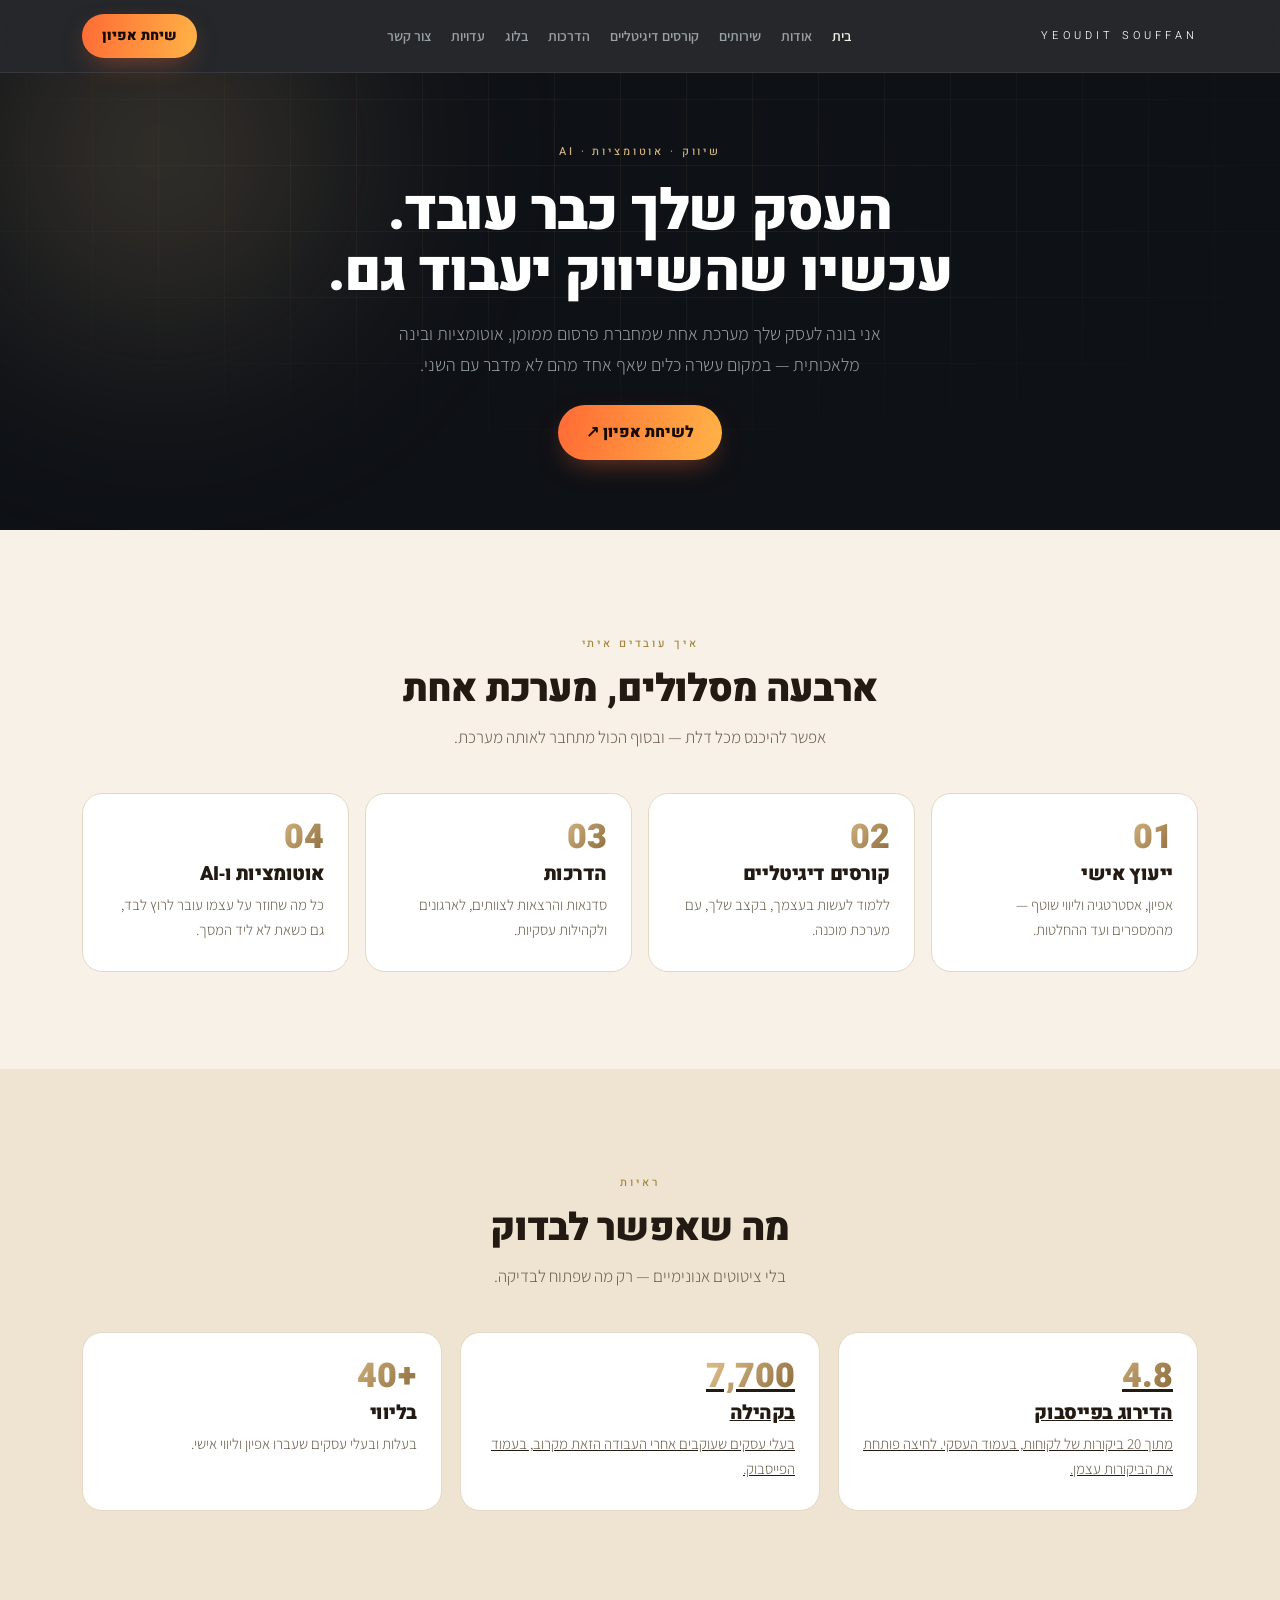
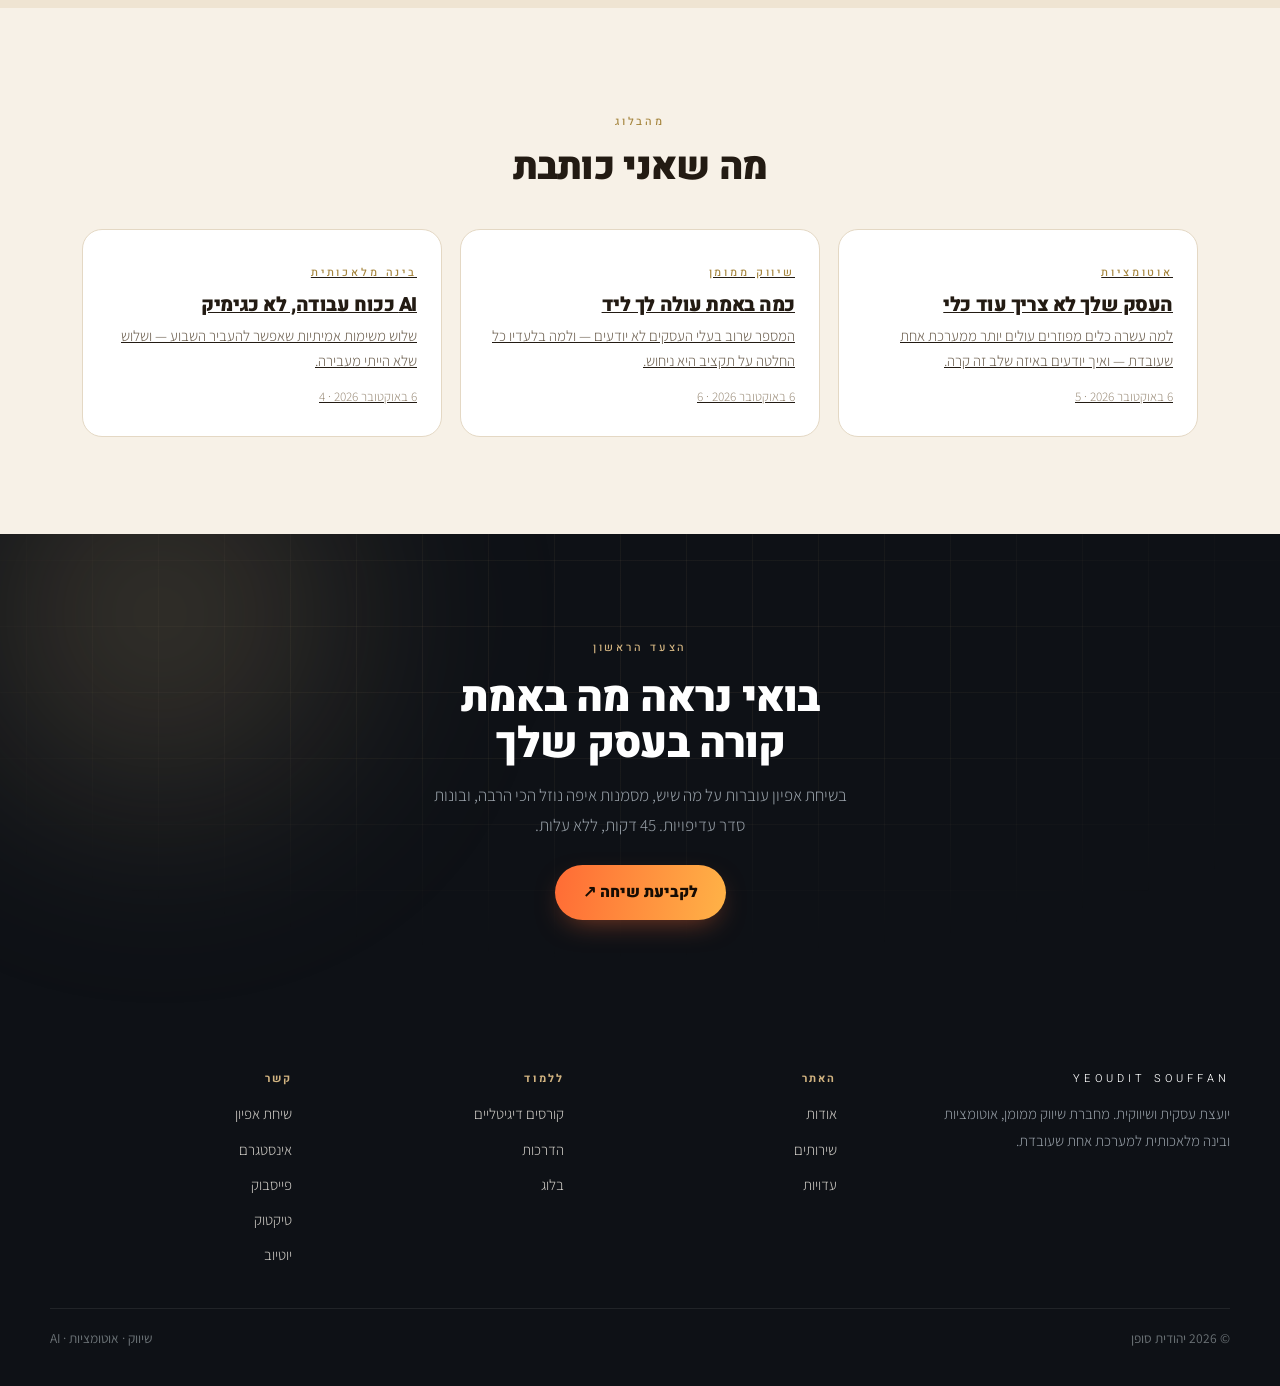
<file: index.html>
<!doctype html>
<html lang="he" dir="rtl">
<head>
<meta charset="utf-8">
<meta name="viewport" content="width=device-width,initial-scale=1">
<title>יהודית סופן | יועצת עסקית ושיווקית — שיווק, אוטומציות ו-AI</title>
<meta name="description" content="יהודית סופן, יועצת עסקית ושיווקית. בונה לעסקים מערכת אחת שמחברת פרסום ממומן, אוטומציות ובינה מלאכותית.">
<link rel="canonical" href="https://yeouditsouffan.co.il/">
<meta property="og:type" content="website">
<meta property="og:site_name" content="יהודית סופן">
<meta property="og:title" content="יהודית סופן | יועצת עסקית ושיווקית — שיווק, אוטומציות ו-AI">
<meta property="og:description" content="יהודית סופן, יועצת עסקית ושיווקית. בונה לעסקים מערכת אחת שמחברת פרסום ממומן, אוטומציות ובינה מלאכותית.">
<meta property="og:url" content="https://yeouditsouffan.co.il/">
<meta property="og:locale" content="he_IL">
<meta property="og:image" content="https://yeouditsouffan.co.il/photos/portrait-cutout.jpg">
<link rel="preconnect" href="https://fonts.googleapis.com">
<link rel="preconnect" href="https://fonts.gstatic.com" crossorigin>
<link href="https://fonts.googleapis.com/css2?family=Heebo:wght@300;400;500;700;900&family=Assistant:wght@200;300;400;600&display=swap" rel="stylesheet">
<link rel="stylesheet" href="/style.css">
<script type="application/ld+json">
{
  "@context": "https://schema.org",
  "@type": "Person",
  "name": "יהודית סופן",
  "alternateName": "Yeoudit Souffan",
  "jobTitle": "יועצת עסקית ושיווקית",
  "description": "יועצת עסקית ושיווקית. מחברת שיווק ממומן, אוטומציות ובינה מלאכותית למערכת אחת שעובדת.",
  "url": "https://yeouditsouffan.co.il/",
  "mainEntityOfPage": "https://yeouditsouffan.co.il/",
  "image": "https://yeouditsouffan.co.il/photos/portrait-cutout.jpg",
  "email": "office@yeouditsouffan.co.il",
  "knowsAbout": [
    "שיווק דיגיטלי",
    "פרסום ממומן",
    "אוטומציות עסקיות",
    "בינה מלאכותית לעסקים"
  ],
  "sameAs": [
    "https://www.instagram.com/yeoudit_souffan/",
    "https://www.facebook.com/yeoudit.souffan",
    "https://www.tiktok.com/@yeoudit_souffan",
    "https://www.youtube.com/channel/UC3Xn_QvzWLrMPtsvrPe7CGA"
  ]
}
</script>
</head>
<body><header><div class="wrap hd">
<a class="brand" href="/">Yeoudit&nbsp;Souffan</a>
<nav><a href="/" class="on">בית</a><a href="/about/">אודות</a><a href="/services/">שירותים</a><a href="/courses/">קורסים דיגיטליים</a><a href="/trainings/">הדרכות</a><a href="/blog/">בלוג</a><a href="/testimonials/">עדויות</a><a href="/contact/">צור קשר</a></nav>
<a class="pill sm" href="/contact/">שיחת אפיון</a>
</div></header><section class="phead dark"><div class="gridfx"></div><div class="orb"></div><div class="wrap">
<span class="lbl">שיווק · אוטומציות · AI</span><h1>העסק שלך כבר עובד.<br>עכשיו שהשיווק יעבוד גם.</h1><p class="lead">אני בונה לעסק שלך מערכת אחת שמחברת פרסום ממומן, אוטומציות ובינה מלאכותית — במקום עשרה כלים שאף אחד מהם לא מדבר עם השני.</p><div class="acts"><a class="pill" href="/contact/">לשיחת אפיון ↗</a></div></div></section><section class="sec"><div class="wrap"><div class="shead"><span class="lbl cr">איך עובדים איתי</span><h2>ארבעה מסלולים, מערכת אחת</h2><p>אפשר להיכנס מכל דלת — ובסוף הכול מתחבר לאותה מערכת.</p></div><div class="g4"><article class="c"><span class="num">01</span><h3>ייעוץ אישי</h3><p>אפיון, אסטרטגיה וליווי שוטף — מהמספרים ועד ההחלטות.</p></article><article class="c"><span class="num">02</span><h3>קורסים דיגיטליים</h3><p>ללמוד לעשות בעצמך, בקצב שלך, עם מערכת מוכנה.</p></article><article class="c"><span class="num">03</span><h3>הדרכות</h3><p>סדנאות והרצאות לצוותים, לארגונים ולקהילות עסקיות.</p></article><article class="c"><span class="num">04</span><h3>אוטומציות ו‑AI</h3><p>כל מה שחוזר על עצמו עובר לרוץ לבד, גם כשאת לא ליד המסך.</p></article></div></div></section><section class="sec alt"><div class="wrap"><div class="shead"><span class="lbl cr">ראיות</span><h2>מה שאפשר לבדוק</h2><p>בלי ציטוטים אנונימיים — רק מה שפתוח לבדיקה.</p></div><div class="g3"><a class="c" href="https://www.facebook.com/yeoudit.souffan/reviews" target="_blank" rel="noopener"><span class="num">4.8</span><h3>הדירוג בפייסבוק</h3><p>מתוך 20 ביקורות של לקוחות, בעמוד העסקי. לחיצה פותחת את הביקורות עצמן.</p></a><a class="c" href="https://www.facebook.com/yeoudit.souffan" target="_blank" rel="noopener"><span class="num">7,700</span><h3>בקהילה</h3><p>בעלי עסקים שעוקבים אחרי העבודה הזאת מקרוב, בעמוד הפייסבוק.</p></a><article class="c"><span class="num">+40</span><h3>בליווי</h3><p>בעלות ובעלי עסקים שעברו אפיון וליווי אישי.</p></article></div></div></section><section class="sec"><div class="wrap"><div class="shead"><span class="lbl cr">מהבלוג</span><h2>מה שאני כותבת</h2></div><div class="g3"><a class="c" href="/blog/od-kli-o-maarechet/"><span class="lbl cr">אוטומציות</span><h3 style="margin-top:9px">העסק שלך לא צריך עוד כלי</h3><p>למה עשרה כלים מפוזרים עולים יותר ממערכת אחת שעובדת — ואיך יודעים באיזה שלב זה קרה.</p><p style="font-size:13px;color:#9C8E7B;margin-top:12px">6 באוקטובר 2026 · 5</p></a><a class="c" href="/blog/kama-ole-lead/"><span class="lbl cr">שיווק ממומן</span><h3 style="margin-top:9px">כמה באמת עולה לך ליד</h3><p>המספר שרוב בעלי העסקים לא יודעים — ולמה בלעדיו כל החלטה על תקציב היא ניחוש.</p><p style="font-size:13px;color:#9C8E7B;margin-top:12px">6 באוקטובר 2026 · 6</p></a><a class="c" href="/blog/ai-koach-avoda/"><span class="lbl cr">בינה מלאכותית</span><h3 style="margin-top:9px">AI ככוח עבודה, לא כגימיק</h3><p>שלוש משימות אמיתיות שאפשר להעביר השבוע — ושלוש שלא הייתי מעבירה.</p><p style="font-size:13px;color:#9C8E7B;margin-top:12px">6 באוקטובר 2026 · 4</p></a></div></div></section><section class="cta dark"><div class="gridfx"></div><div class="orb"></div><div class="wrap">
<span class="lbl">הצעד הראשון</span>
<h2>בואי נראה מה באמת קורה בעסק שלך</h2>
<p>בשיחת אפיון עוברות על מה שיש, מסמנות איפה נוזל הכי הרבה, ובונות סדר עדיפויות. 45 דקות, ללא עלות.</p>
<a class="pill" href="/contact/">לקביעת שיחה ↗</a></div></section><footer class="site"><div class="wrap fin">
<div class="fg">
<div><div class="brand">Yeoudit&nbsp;Souffan</div>
<p class="fp">יועצת עסקית ושיווקית. מחברת שיווק ממומן, אוטומציות ובינה מלאכותית למערכת אחת שעובדת.</p></div>
<div><h4>האתר</h4><a href="/about/">אודות</a><a href="/services/">שירותים</a><a href="/testimonials/">עדויות</a></div>
<div><h4>ללמוד</h4><a href="/courses/">קורסים דיגיטליים</a><a href="/trainings/">הדרכות</a><a href="/blog/">בלוג</a></div>
<div><h4>קשר</h4><a href="/contact/">שיחת אפיון</a>
<a href="https://www.instagram.com/yeoudit_souffan/" rel="me">אינסטגרם</a><a href="https://www.facebook.com/yeoudit.souffan" rel="me">פייסבוק</a>
<a href="https://www.tiktok.com/@yeoudit_souffan" rel="me">טיקטוק</a><a href="https://www.youtube.com/channel/UC3Xn_QvzWLrMPtsvrPe7CGA" rel="me">יוטיוב</a></div>
</div>
<div class="fbot"><span>© 2026 יהודית סופן</span><span>שיווק · אוטומציות · AI</span></div>
</div></footer></body></html>
</file>
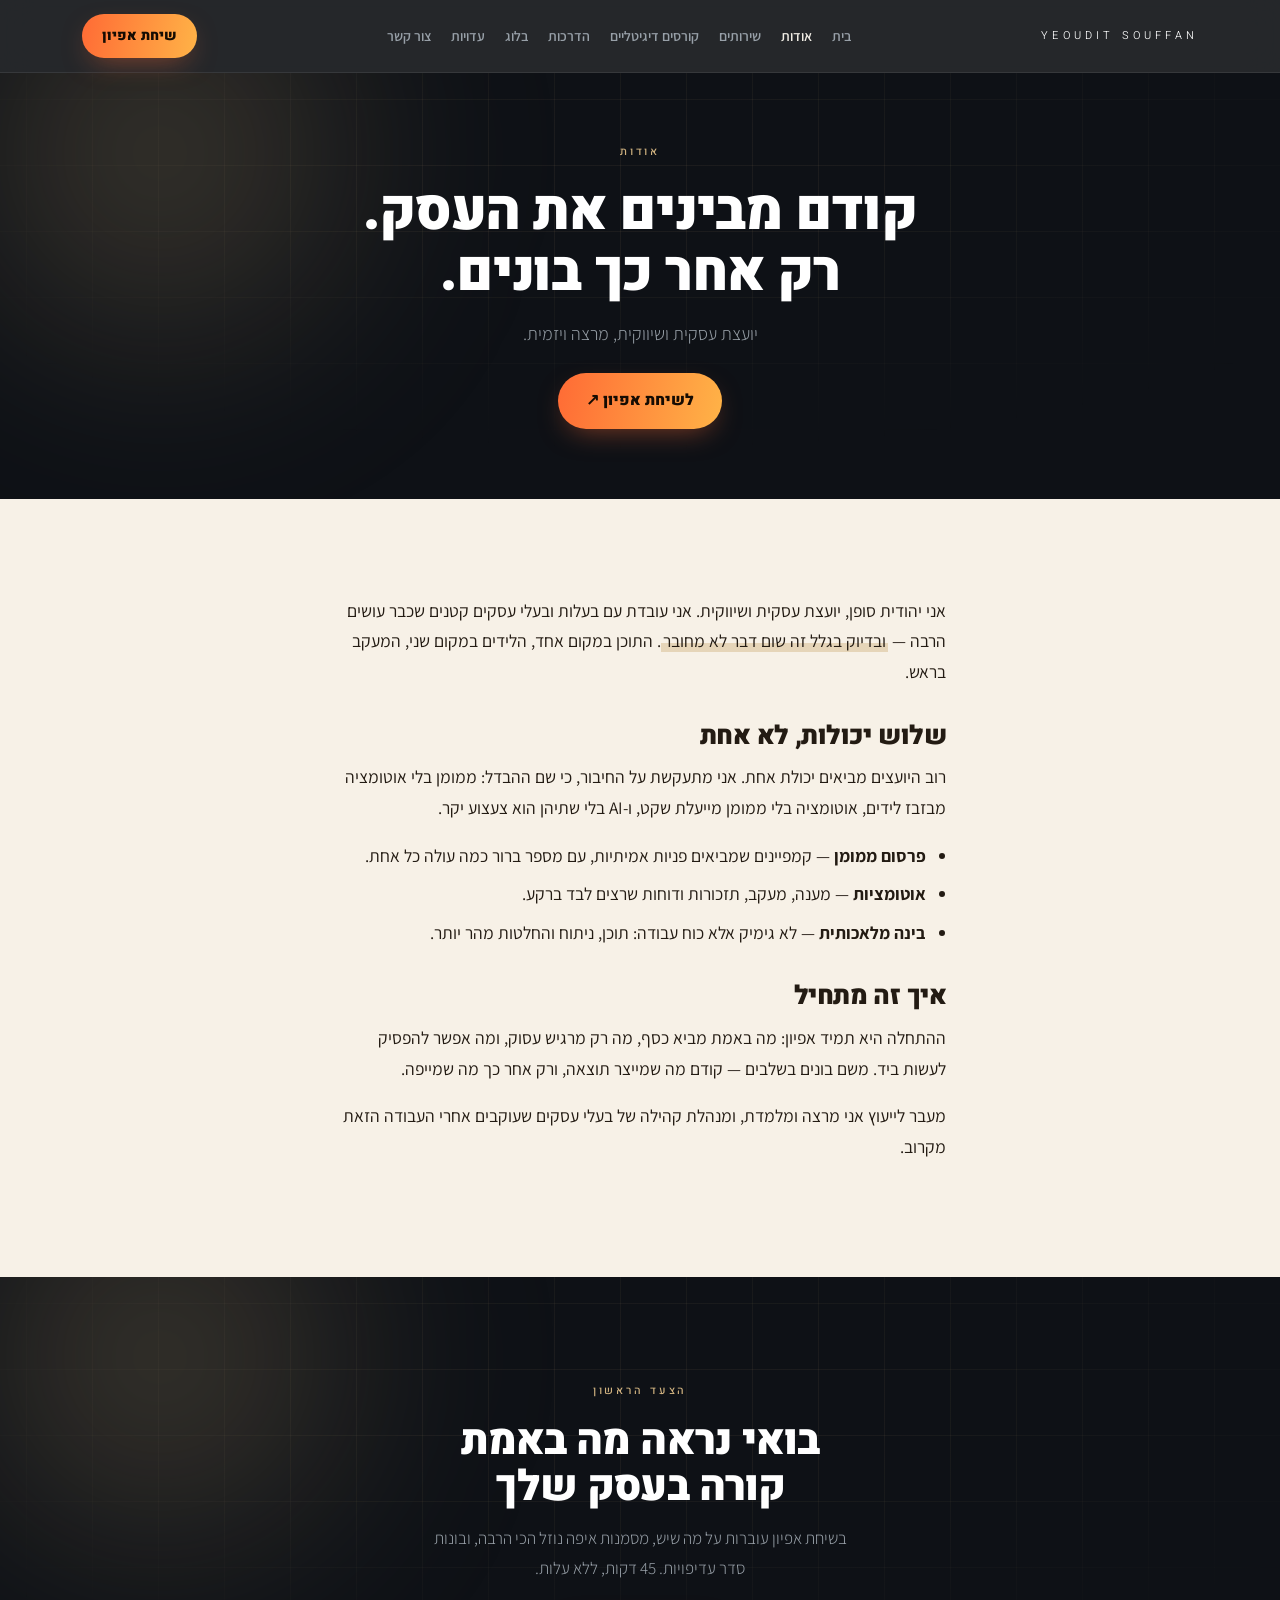
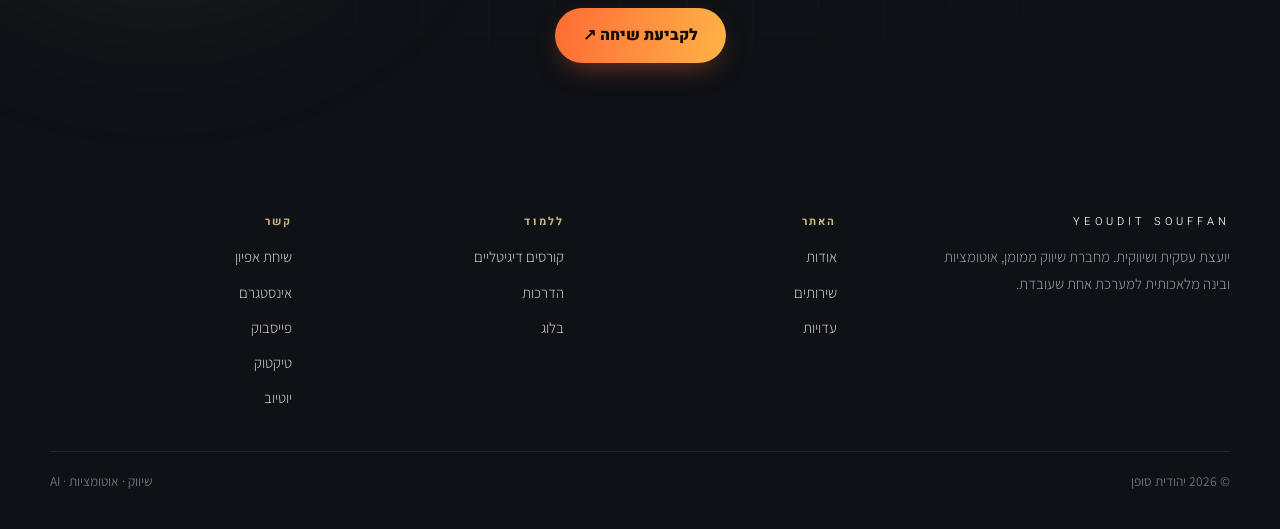
<file: about/index.html>
<!doctype html>
<html lang="he" dir="rtl">
<head>
<meta charset="utf-8">
<meta name="viewport" content="width=device-width,initial-scale=1">
<title>אודות — יהודית סופן</title>
<meta name="description" content="מי אני, איך אני עובדת, ולמי זה מתאים. יהודית סופן, יועצת עסקית ושיווקית.">
<link rel="canonical" href="https://yeouditsouffan.co.il/about/">
<meta property="og:type" content="website">
<meta property="og:site_name" content="יהודית סופן">
<meta property="og:title" content="אודות — יהודית סופן">
<meta property="og:description" content="מי אני, איך אני עובדת, ולמי זה מתאים. יהודית סופן, יועצת עסקית ושיווקית.">
<meta property="og:url" content="https://yeouditsouffan.co.il/about/">
<meta property="og:locale" content="he_IL">
<meta property="og:image" content="https://yeouditsouffan.co.il/photos/portrait-cutout.jpg">
<link rel="preconnect" href="https://fonts.googleapis.com">
<link rel="preconnect" href="https://fonts.gstatic.com" crossorigin>
<link href="https://fonts.googleapis.com/css2?family=Heebo:wght@300;400;500;700;900&family=Assistant:wght@200;300;400;600&display=swap" rel="stylesheet">
<link rel="stylesheet" href="/style.css">
<script type="application/ld+json">
{
  "@context": "https://schema.org",
  "@type": "Person",
  "name": "יהודית סופן",
  "alternateName": "Yeoudit Souffan",
  "jobTitle": "יועצת עסקית ושיווקית",
  "description": "יועצת עסקית ושיווקית. מחברת שיווק ממומן, אוטומציות ובינה מלאכותית למערכת אחת שעובדת.",
  "url": "https://yeouditsouffan.co.il/",
  "mainEntityOfPage": "https://yeouditsouffan.co.il/about/",
  "image": "https://yeouditsouffan.co.il/photos/portrait-cutout.jpg",
  "email": "office@yeouditsouffan.co.il",
  "knowsAbout": [
    "שיווק דיגיטלי",
    "פרסום ממומן",
    "אוטומציות עסקיות",
    "בינה מלאכותית לעסקים"
  ],
  "sameAs": [
    "https://www.instagram.com/yeoudit_souffan/",
    "https://www.facebook.com/yeoudit.souffan",
    "https://www.tiktok.com/@yeoudit_souffan",
    "https://www.youtube.com/channel/UC3Xn_QvzWLrMPtsvrPe7CGA"
  ]
}
</script>
</head>
<body><header><div class="wrap hd">
<a class="brand" href="/">Yeoudit&nbsp;Souffan</a>
<nav><a href="/">בית</a><a href="/about/" class="on">אודות</a><a href="/services/">שירותים</a><a href="/courses/">קורסים דיגיטליים</a><a href="/trainings/">הדרכות</a><a href="/blog/">בלוג</a><a href="/testimonials/">עדויות</a><a href="/contact/">צור קשר</a></nav>
<a class="pill sm" href="/contact/">שיחת אפיון</a>
</div></header><section class="phead dark"><div class="gridfx"></div><div class="orb"></div><div class="wrap">
<span class="lbl">אודות</span><h1>קודם מבינים את העסק.<br>רק אחר כך בונים.</h1><p class="lead">יועצת עסקית ושיווקית, מרצה ויזמית.</p><div class="acts"><a class="pill" href="/contact/">לשיחת אפיון ↗</a></div></div></section><section class="sec"><div class="wrap"><div class="prose"><p>אני יהודית סופן, יועצת עסקית ושיווקית. אני עובדת עם בעלות ובעלי עסקים קטנים שכבר עושים הרבה — <span class="hl">ובדיוק בגלל זה שום דבר לא מחובר</span>. התוכן במקום אחד, הלידים במקום שני, המעקב בראש.</p><h2>שלוש יכולות, לא אחת</h2><p>רוב היועצים מביאים יכולת אחת. אני מתעקשת על החיבור, כי שם ההבדל: ממומן בלי אוטומציה מבזבז לידים, אוטומציה בלי ממומן מייעלת שקט, ו-AI בלי שתיהן הוא צעצוע יקר.</p><ul><li><b>פרסום ממומן</b> — קמפיינים שמביאים פניות אמיתיות, עם מספר ברור כמה עולה כל אחת.</li><li><b>אוטומציות</b> — מענה, מעקב, תזכורות ודוחות שרצים לבד ברקע.</li><li><b>בינה מלאכותית</b> — לא גימיק אלא כוח עבודה: תוכן, ניתוח והחלטות מהר יותר.</li></ul><h2>איך זה מתחיל</h2><p>ההתחלה היא תמיד אפיון: מה באמת מביא כסף, מה רק מרגיש עסוק, ומה אפשר להפסיק לעשות ביד. משם בונים בשלבים — קודם מה שמייצר תוצאה, ורק אחר כך מה שמייפה.</p><p>מעבר לייעוץ אני מרצה ומלמדת, ומנהלת קהילה של בעלי עסקים שעוקבים אחרי העבודה הזאת מקרוב.</p></div></div></section><section class="cta dark"><div class="gridfx"></div><div class="orb"></div><div class="wrap">
<span class="lbl">הצעד הראשון</span>
<h2>בואי נראה מה באמת קורה בעסק שלך</h2>
<p>בשיחת אפיון עוברות על מה שיש, מסמנות איפה נוזל הכי הרבה, ובונות סדר עדיפויות. 45 דקות, ללא עלות.</p>
<a class="pill" href="/contact/">לקביעת שיחה ↗</a></div></section><footer class="site"><div class="wrap fin">
<div class="fg">
<div><div class="brand">Yeoudit&nbsp;Souffan</div>
<p class="fp">יועצת עסקית ושיווקית. מחברת שיווק ממומן, אוטומציות ובינה מלאכותית למערכת אחת שעובדת.</p></div>
<div><h4>האתר</h4><a href="/about/">אודות</a><a href="/services/">שירותים</a><a href="/testimonials/">עדויות</a></div>
<div><h4>ללמוד</h4><a href="/courses/">קורסים דיגיטליים</a><a href="/trainings/">הדרכות</a><a href="/blog/">בלוג</a></div>
<div><h4>קשר</h4><a href="/contact/">שיחת אפיון</a>
<a href="https://www.instagram.com/yeoudit_souffan/" rel="me">אינסטגרם</a><a href="https://www.facebook.com/yeoudit.souffan" rel="me">פייסבוק</a>
<a href="https://www.tiktok.com/@yeoudit_souffan" rel="me">טיקטוק</a><a href="https://www.youtube.com/channel/UC3Xn_QvzWLrMPtsvrPe7CGA" rel="me">יוטיוב</a></div>
</div>
<div class="fbot"><span>© 2026 יהודית סופן</span><span>שיווק · אוטומציות · AI</span></div>
</div></footer></body></html>
</file>
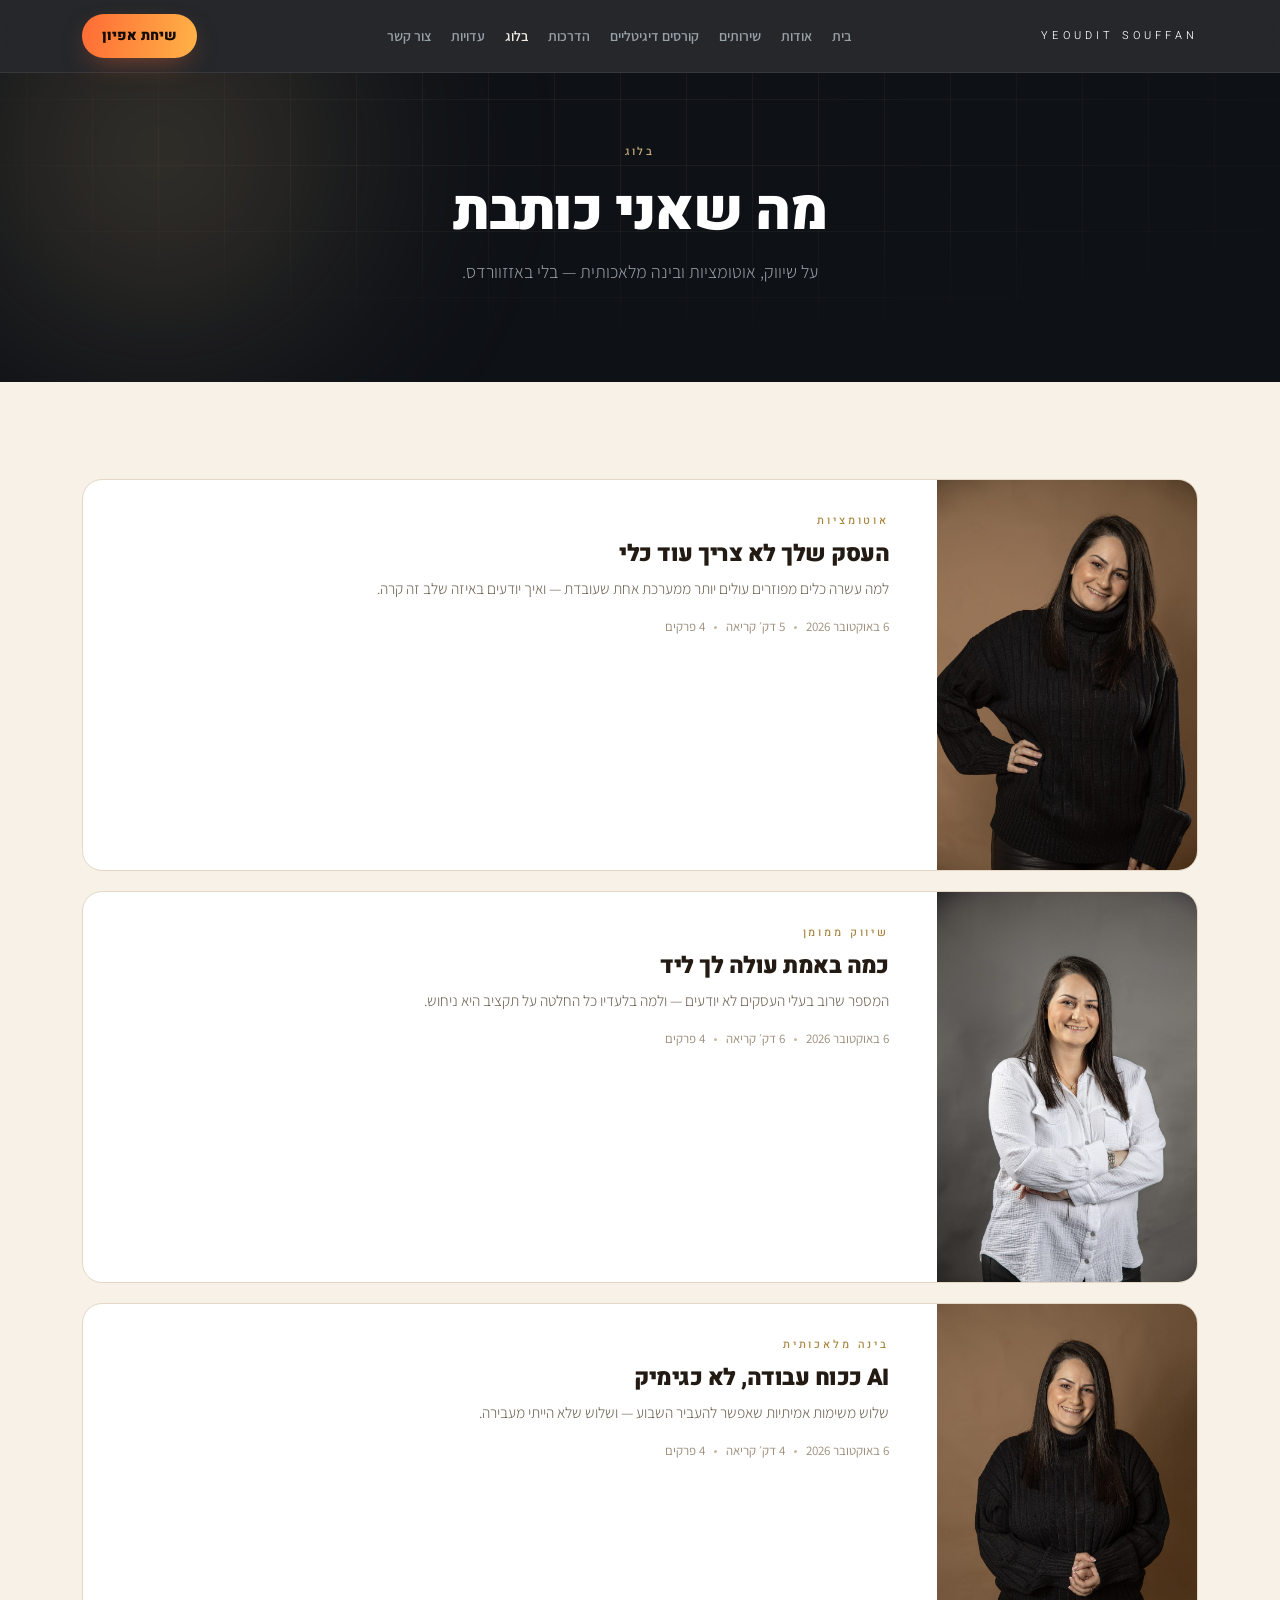
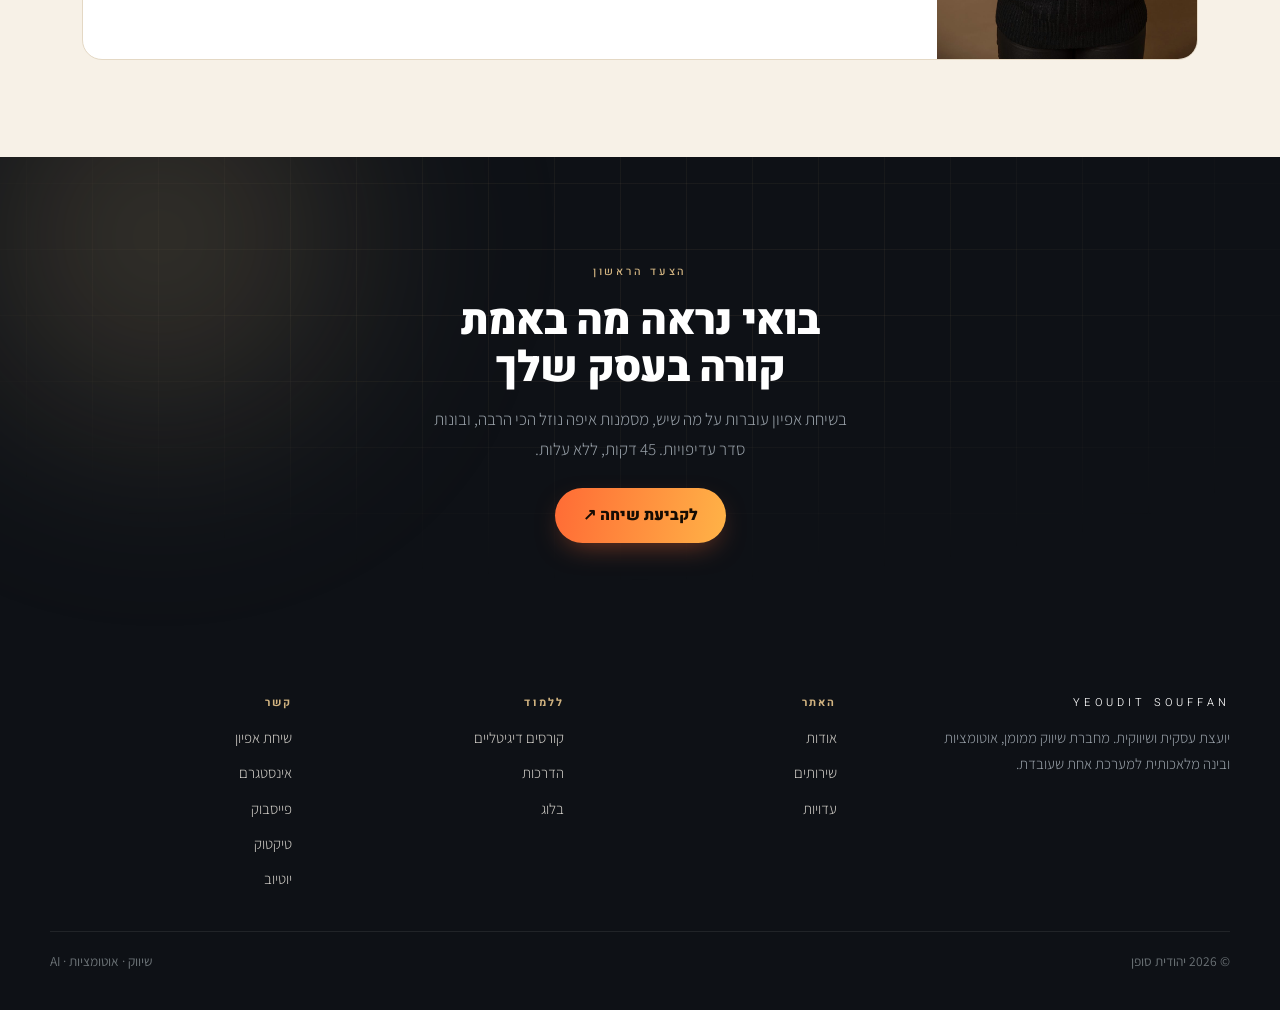
<file: blog/index.html>
<!doctype html>
<html lang="he" dir="rtl">
<head>
<meta charset="utf-8">
<meta name="viewport" content="width=device-width,initial-scale=1">
<title>בלוג — שיווק, אוטומציות ו-AI | יהודית סופן</title>
<meta name="description" content="מאמרים של יהודית סופן על שיווק דיגיטלי, פרסום ממומן, אוטומציות עסקיות ובינה מלאכותית.">
<link rel="canonical" href="https://yeouditsouffan.co.il/blog/">
<meta property="og:type" content="website">
<meta property="og:site_name" content="יהודית סופן">
<meta property="og:title" content="בלוג — שיווק, אוטומציות ו-AI | יהודית סופן">
<meta property="og:description" content="מאמרים של יהודית סופן על שיווק דיגיטלי, פרסום ממומן, אוטומציות עסקיות ובינה מלאכותית.">
<meta property="og:url" content="https://yeouditsouffan.co.il/blog/">
<meta property="og:locale" content="he_IL">
<meta property="og:image" content="https://yeouditsouffan.co.il/photos/portrait-cutout.jpg">
<link rel="preconnect" href="https://fonts.googleapis.com">
<link rel="preconnect" href="https://fonts.gstatic.com" crossorigin>
<link href="https://fonts.googleapis.com/css2?family=Heebo:wght@300;400;500;700;900&family=Assistant:wght@200;300;400;600&display=swap" rel="stylesheet">
<link rel="stylesheet" href="/style.css">
<script type="application/ld+json">
{
  "@context": "https://schema.org",
  "@type": "Person",
  "name": "יהודית סופן",
  "alternateName": "Yeoudit Souffan",
  "jobTitle": "יועצת עסקית ושיווקית",
  "description": "יועצת עסקית ושיווקית. מחברת שיווק ממומן, אוטומציות ובינה מלאכותית למערכת אחת שעובדת.",
  "url": "https://yeouditsouffan.co.il/",
  "mainEntityOfPage": "https://yeouditsouffan.co.il/blog/",
  "image": "https://yeouditsouffan.co.il/photos/portrait-cutout.jpg",
  "email": "office@yeouditsouffan.co.il",
  "knowsAbout": [
    "שיווק דיגיטלי",
    "פרסום ממומן",
    "אוטומציות עסקיות",
    "בינה מלאכותית לעסקים"
  ],
  "sameAs": [
    "https://www.instagram.com/yeoudit_souffan/",
    "https://www.facebook.com/yeoudit.souffan",
    "https://www.tiktok.com/@yeoudit_souffan",
    "https://www.youtube.com/channel/UC3Xn_QvzWLrMPtsvrPe7CGA"
  ]
}
</script>
</head>
<body><header><div class="wrap hd">
<a class="brand" href="/">Yeoudit&nbsp;Souffan</a>
<nav><a href="/">בית</a><a href="/about/">אודות</a><a href="/services/">שירותים</a><a href="/courses/">קורסים דיגיטליים</a><a href="/trainings/">הדרכות</a><a href="/blog/" class="on">בלוג</a><a href="/testimonials/">עדויות</a><a href="/contact/">צור קשר</a></nav>
<a class="pill sm" href="/contact/">שיחת אפיון</a>
</div></header><section class="phead dark"><div class="gridfx"></div><div class="orb"></div><div class="wrap">
<span class="lbl">בלוג</span><h1>מה שאני כותבת</h1><p class="lead">על שיווק, אוטומציות ובינה מלאכותית — בלי באזזוורדס.</p></div></section><section class="sec"><div class="wrap"><div class="feed"><a class="fitem" href="/blog/od-kli-o-maarechet/"><img src="/photos/hero-dark-confident.jpg" alt=""><div class="fb"><span class="lbl cr">אוטומציות</span><h3>העסק שלך לא צריך עוד כלי</h3><p>למה עשרה כלים מפוזרים עולים יותר ממערכת אחת שעובדת — ואיך יודעים באיזה שלב זה קרה.</p><div class="fm"><span>6 באוקטובר 2026</span><i></i><span>5 דק׳ קריאה</span><i></i><span>4 פרקים</span></div></div></a><a class="fitem" href="/blog/kama-ole-lead/"><img src="/photos/light-white-shirt.jpg" alt=""><div class="fb"><span class="lbl cr">שיווק ממומן</span><h3>כמה באמת עולה לך ליד</h3><p>המספר שרוב בעלי העסקים לא יודעים — ולמה בלעדיו כל החלטה על תקציב היא ניחוש.</p><div class="fm"><span>6 באוקטובר 2026</span><i></i><span>6 דק׳ קריאה</span><i></i><span>4 פרקים</span></div></div></a><a class="fitem" href="/blog/ai-koach-avoda/"><img src="/photos/portrait-clasped.jpg" alt=""><div class="fb"><span class="lbl cr">בינה מלאכותית</span><h3>AI ככוח עבודה, לא כגימיק</h3><p>שלוש משימות אמיתיות שאפשר להעביר השבוע — ושלוש שלא הייתי מעבירה.</p><div class="fm"><span>6 באוקטובר 2026</span><i></i><span>4 דק׳ קריאה</span><i></i><span>4 פרקים</span></div></div></a></div></div></section><section class="cta dark"><div class="gridfx"></div><div class="orb"></div><div class="wrap">
<span class="lbl">הצעד הראשון</span>
<h2>בואי נראה מה באמת קורה בעסק שלך</h2>
<p>בשיחת אפיון עוברות על מה שיש, מסמנות איפה נוזל הכי הרבה, ובונות סדר עדיפויות. 45 דקות, ללא עלות.</p>
<a class="pill" href="/contact/">לקביעת שיחה ↗</a></div></section><footer class="site"><div class="wrap fin">
<div class="fg">
<div><div class="brand">Yeoudit&nbsp;Souffan</div>
<p class="fp">יועצת עסקית ושיווקית. מחברת שיווק ממומן, אוטומציות ובינה מלאכותית למערכת אחת שעובדת.</p></div>
<div><h4>האתר</h4><a href="/about/">אודות</a><a href="/services/">שירותים</a><a href="/testimonials/">עדויות</a></div>
<div><h4>ללמוד</h4><a href="/courses/">קורסים דיגיטליים</a><a href="/trainings/">הדרכות</a><a href="/blog/">בלוג</a></div>
<div><h4>קשר</h4><a href="/contact/">שיחת אפיון</a>
<a href="https://www.instagram.com/yeoudit_souffan/" rel="me">אינסטגרם</a><a href="https://www.facebook.com/yeoudit.souffan" rel="me">פייסבוק</a>
<a href="https://www.tiktok.com/@yeoudit_souffan" rel="me">טיקטוק</a><a href="https://www.youtube.com/channel/UC3Xn_QvzWLrMPtsvrPe7CGA" rel="me">יוטיוב</a></div>
</div>
<div class="fbot"><span>© 2026 יהודית סופן</span><span>שיווק · אוטומציות · AI</span></div>
</div></footer></body></html>
</file>
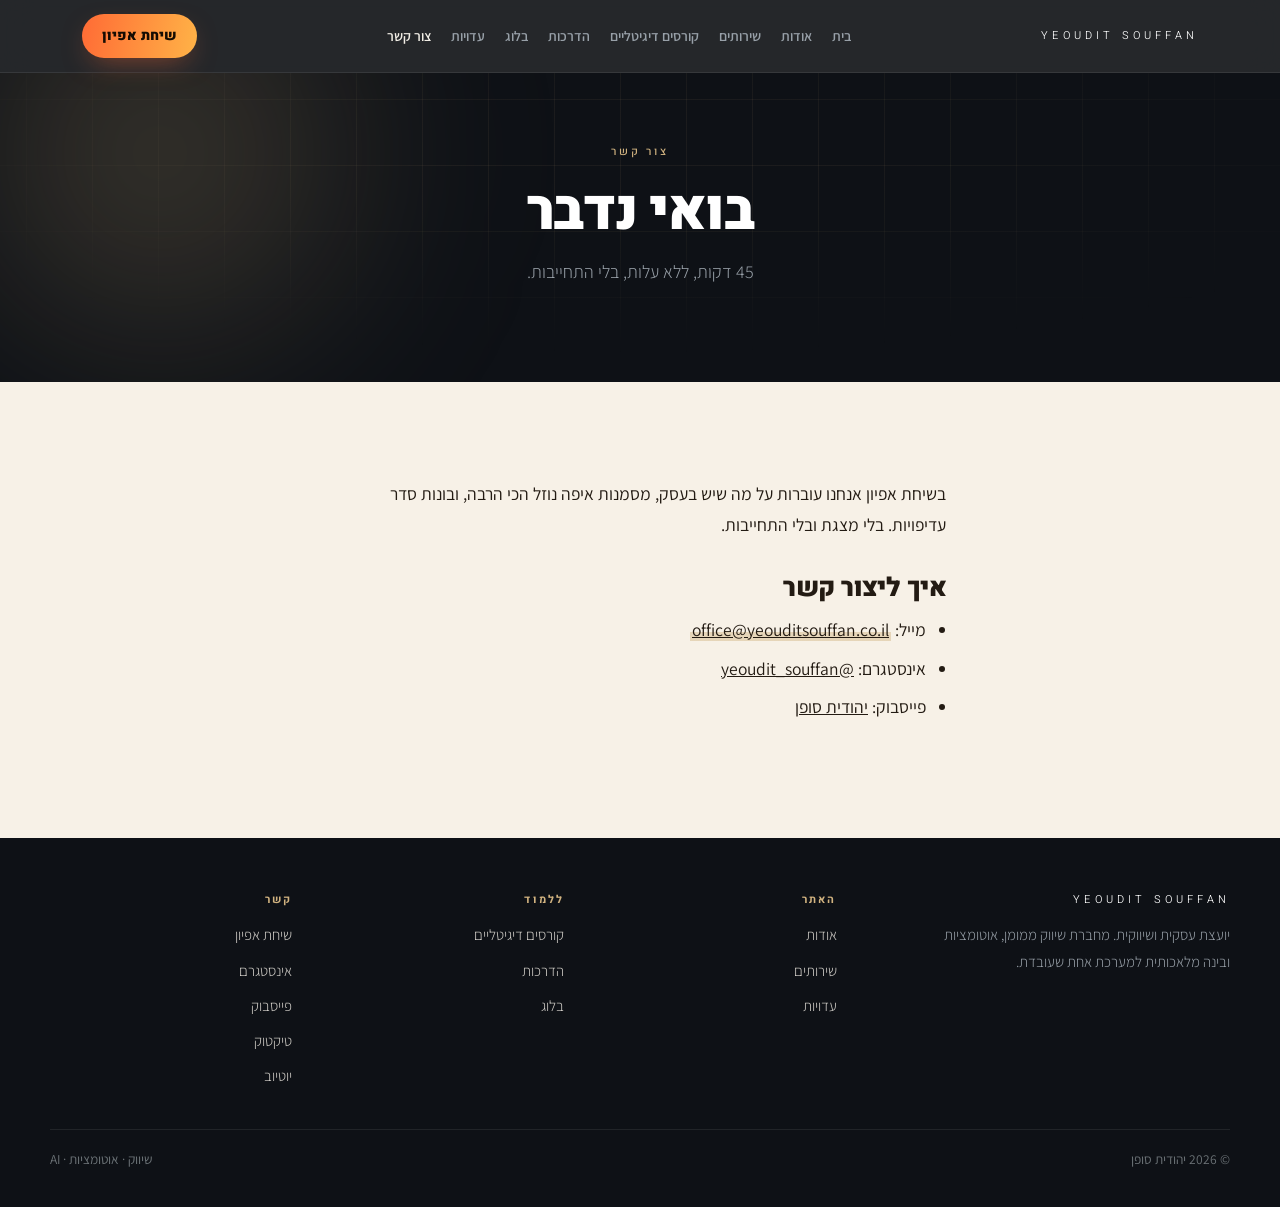
<file: contact/index.html>
<!doctype html>
<html lang="he" dir="rtl">
<head>
<meta charset="utf-8">
<meta name="viewport" content="width=device-width,initial-scale=1">
<title>צור קשר — יהודית סופן</title>
<meta name="description" content="לקביעת שיחת אפיון עם יהודית סופן, יועצת עסקית ושיווקית.">
<link rel="canonical" href="https://yeouditsouffan.co.il/contact/">
<meta property="og:type" content="website">
<meta property="og:site_name" content="יהודית סופן">
<meta property="og:title" content="צור קשר — יהודית סופן">
<meta property="og:description" content="לקביעת שיחת אפיון עם יהודית סופן, יועצת עסקית ושיווקית.">
<meta property="og:url" content="https://yeouditsouffan.co.il/contact/">
<meta property="og:locale" content="he_IL">
<meta property="og:image" content="https://yeouditsouffan.co.il/photos/portrait-cutout.jpg">
<link rel="preconnect" href="https://fonts.googleapis.com">
<link rel="preconnect" href="https://fonts.gstatic.com" crossorigin>
<link href="https://fonts.googleapis.com/css2?family=Heebo:wght@300;400;500;700;900&family=Assistant:wght@200;300;400;600&display=swap" rel="stylesheet">
<link rel="stylesheet" href="/style.css">
<script type="application/ld+json">
{
  "@context": "https://schema.org",
  "@type": "Person",
  "name": "יהודית סופן",
  "alternateName": "Yeoudit Souffan",
  "jobTitle": "יועצת עסקית ושיווקית",
  "description": "יועצת עסקית ושיווקית. מחברת שיווק ממומן, אוטומציות ובינה מלאכותית למערכת אחת שעובדת.",
  "url": "https://yeouditsouffan.co.il/",
  "mainEntityOfPage": "https://yeouditsouffan.co.il/contact/",
  "image": "https://yeouditsouffan.co.il/photos/portrait-cutout.jpg",
  "email": "office@yeouditsouffan.co.il",
  "knowsAbout": [
    "שיווק דיגיטלי",
    "פרסום ממומן",
    "אוטומציות עסקיות",
    "בינה מלאכותית לעסקים"
  ],
  "sameAs": [
    "https://www.instagram.com/yeoudit_souffan/",
    "https://www.facebook.com/yeoudit.souffan",
    "https://www.tiktok.com/@yeoudit_souffan",
    "https://www.youtube.com/channel/UC3Xn_QvzWLrMPtsvrPe7CGA"
  ]
}
</script>
</head>
<body><header><div class="wrap hd">
<a class="brand" href="/">Yeoudit&nbsp;Souffan</a>
<nav><a href="/">בית</a><a href="/about/">אודות</a><a href="/services/">שירותים</a><a href="/courses/">קורסים דיגיטליים</a><a href="/trainings/">הדרכות</a><a href="/blog/">בלוג</a><a href="/testimonials/">עדויות</a><a href="/contact/" class="on">צור קשר</a></nav>
<a class="pill sm" href="/contact/">שיחת אפיון</a>
</div></header><section class="phead dark"><div class="gridfx"></div><div class="orb"></div><div class="wrap">
<span class="lbl">צור קשר</span><h1>בואי נדבר</h1><p class="lead">45 דקות, ללא עלות, בלי התחייבות.</p></div></section><section class="sec"><div class="wrap"><div class="prose"><p>בשיחת אפיון אנחנו עוברות על מה שיש בעסק, מסמנות איפה נוזל הכי הרבה, ובונות סדר עדיפויות. בלי מצגת ובלי התחייבות.</p><h2>איך ליצור קשר</h2><ul><li>מייל: <a href="mailto:office@yeouditsouffan.co.il" class="hl">office@yeouditsouffan.co.il</a></li><li>אינסטגרם: <a href="https://www.instagram.com/yeoudit_souffan/" rel="me">@yeoudit_souffan</a></li><li>פייסבוק: <a href="https://www.facebook.com/yeoudit.souffan" rel="me">יהודית סופן</a></li></ul></div></div></section><footer class="site"><div class="wrap fin">
<div class="fg">
<div><div class="brand">Yeoudit&nbsp;Souffan</div>
<p class="fp">יועצת עסקית ושיווקית. מחברת שיווק ממומן, אוטומציות ובינה מלאכותית למערכת אחת שעובדת.</p></div>
<div><h4>האתר</h4><a href="/about/">אודות</a><a href="/services/">שירותים</a><a href="/testimonials/">עדויות</a></div>
<div><h4>ללמוד</h4><a href="/courses/">קורסים דיגיטליים</a><a href="/trainings/">הדרכות</a><a href="/blog/">בלוג</a></div>
<div><h4>קשר</h4><a href="/contact/">שיחת אפיון</a>
<a href="https://www.instagram.com/yeoudit_souffan/" rel="me">אינסטגרם</a><a href="https://www.facebook.com/yeoudit.souffan" rel="me">פייסבוק</a>
<a href="https://www.tiktok.com/@yeoudit_souffan" rel="me">טיקטוק</a><a href="https://www.youtube.com/channel/UC3Xn_QvzWLrMPtsvrPe7CGA" rel="me">יוטיוב</a></div>
</div>
<div class="fbot"><span>© 2026 יהודית סופן</span><span>שיווק · אוטומציות · AI</span></div>
</div></footer></body></html>
</file>
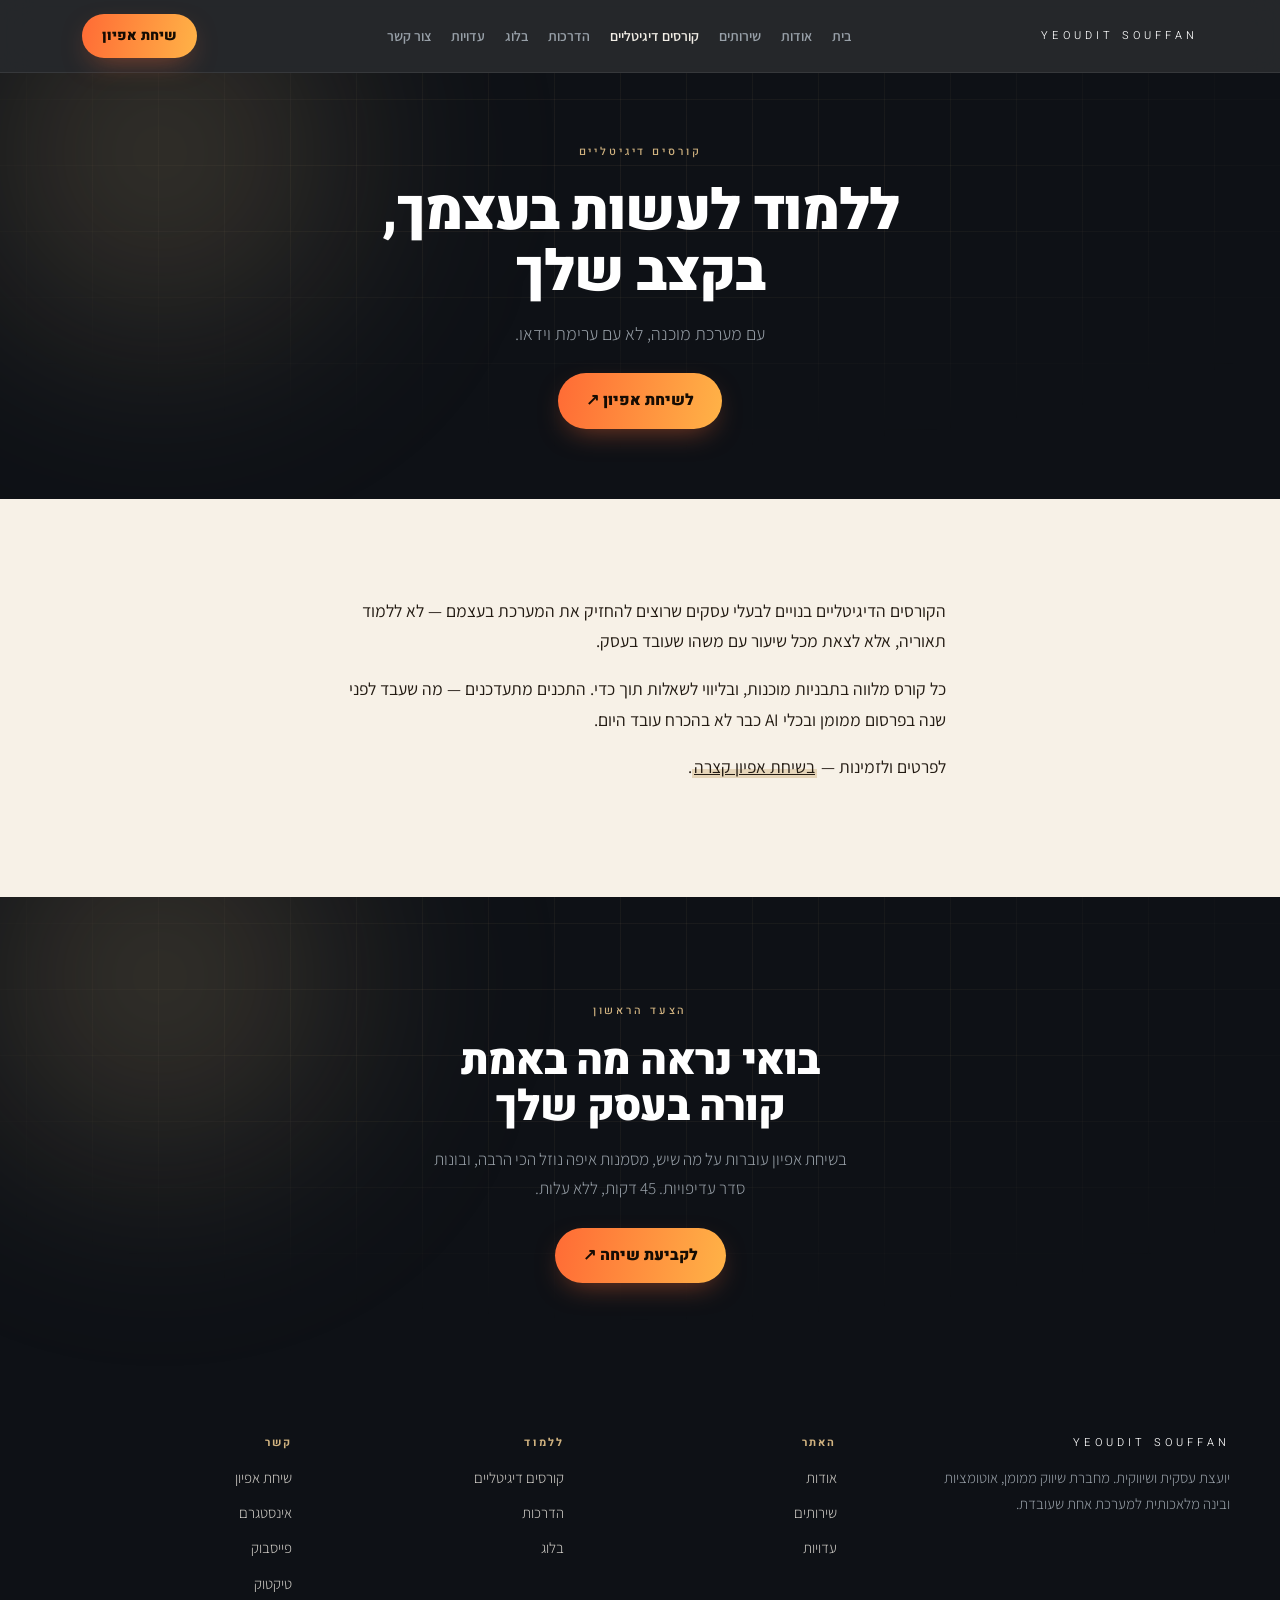
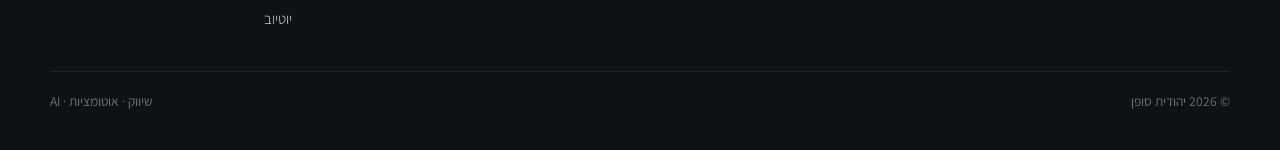
<file: courses/index.html>
<!doctype html>
<html lang="he" dir="rtl">
<head>
<meta charset="utf-8">
<meta name="viewport" content="width=device-width,initial-scale=1">
<title>קורסים דיגיטליים — יהודית סופן</title>
<meta name="description" content="קורסים דיגיטליים של יהודית סופן: ללמוד לבנות בעצמך מערכת שיווק, אוטומציות ו-AI לעסק.">
<link rel="canonical" href="https://yeouditsouffan.co.il/courses/">
<meta property="og:type" content="website">
<meta property="og:site_name" content="יהודית סופן">
<meta property="og:title" content="קורסים דיגיטליים — יהודית סופן">
<meta property="og:description" content="קורסים דיגיטליים של יהודית סופן: ללמוד לבנות בעצמך מערכת שיווק, אוטומציות ו-AI לעסק.">
<meta property="og:url" content="https://yeouditsouffan.co.il/courses/">
<meta property="og:locale" content="he_IL">
<meta property="og:image" content="https://yeouditsouffan.co.il/photos/portrait-cutout.jpg">
<link rel="preconnect" href="https://fonts.googleapis.com">
<link rel="preconnect" href="https://fonts.gstatic.com" crossorigin>
<link href="https://fonts.googleapis.com/css2?family=Heebo:wght@300;400;500;700;900&family=Assistant:wght@200;300;400;600&display=swap" rel="stylesheet">
<link rel="stylesheet" href="/style.css">
<script type="application/ld+json">
{
  "@context": "https://schema.org",
  "@type": "Person",
  "name": "יהודית סופן",
  "alternateName": "Yeoudit Souffan",
  "jobTitle": "יועצת עסקית ושיווקית",
  "description": "יועצת עסקית ושיווקית. מחברת שיווק ממומן, אוטומציות ובינה מלאכותית למערכת אחת שעובדת.",
  "url": "https://yeouditsouffan.co.il/",
  "mainEntityOfPage": "https://yeouditsouffan.co.il/courses/",
  "image": "https://yeouditsouffan.co.il/photos/portrait-cutout.jpg",
  "email": "office@yeouditsouffan.co.il",
  "knowsAbout": [
    "שיווק דיגיטלי",
    "פרסום ממומן",
    "אוטומציות עסקיות",
    "בינה מלאכותית לעסקים"
  ],
  "sameAs": [
    "https://www.instagram.com/yeoudit_souffan/",
    "https://www.facebook.com/yeoudit.souffan",
    "https://www.tiktok.com/@yeoudit_souffan",
    "https://www.youtube.com/channel/UC3Xn_QvzWLrMPtsvrPe7CGA"
  ]
}
</script>
</head>
<body><header><div class="wrap hd">
<a class="brand" href="/">Yeoudit&nbsp;Souffan</a>
<nav><a href="/">בית</a><a href="/about/">אודות</a><a href="/services/">שירותים</a><a href="/courses/" class="on">קורסים דיגיטליים</a><a href="/trainings/">הדרכות</a><a href="/blog/">בלוג</a><a href="/testimonials/">עדויות</a><a href="/contact/">צור קשר</a></nav>
<a class="pill sm" href="/contact/">שיחת אפיון</a>
</div></header><section class="phead dark"><div class="gridfx"></div><div class="orb"></div><div class="wrap">
<span class="lbl">קורסים דיגיטליים</span><h1>ללמוד לעשות בעצמך,<br>בקצב שלך</h1><p class="lead">עם מערכת מוכנה, לא עם ערימת וידאו.</p><div class="acts"><a class="pill" href="/contact/">לשיחת אפיון ↗</a></div></div></section><section class="sec"><div class="wrap"><div class="prose"><p>הקורסים הדיגיטליים בנויים לבעלי עסקים שרוצים להחזיק את המערכת בעצמם — לא ללמוד תאוריה, אלא לצאת מכל שיעור עם משהו שעובד בעסק.</p><p>כל קורס מלווה בתבניות מוכנות, ובליווי לשאלות תוך כדי. התכנים מתעדכנים — מה שעבד לפני שנה בפרסום ממומן ובכלי AI כבר לא בהכרח עובד היום.</p><p>לפרטים ולזמינות — <a href="/contact/" class="hl">בשיחת אפיון קצרה</a>.</p></div></div></section><section class="cta dark"><div class="gridfx"></div><div class="orb"></div><div class="wrap">
<span class="lbl">הצעד הראשון</span>
<h2>בואי נראה מה באמת קורה בעסק שלך</h2>
<p>בשיחת אפיון עוברות על מה שיש, מסמנות איפה נוזל הכי הרבה, ובונות סדר עדיפויות. 45 דקות, ללא עלות.</p>
<a class="pill" href="/contact/">לקביעת שיחה ↗</a></div></section><footer class="site"><div class="wrap fin">
<div class="fg">
<div><div class="brand">Yeoudit&nbsp;Souffan</div>
<p class="fp">יועצת עסקית ושיווקית. מחברת שיווק ממומן, אוטומציות ובינה מלאכותית למערכת אחת שעובדת.</p></div>
<div><h4>האתר</h4><a href="/about/">אודות</a><a href="/services/">שירותים</a><a href="/testimonials/">עדויות</a></div>
<div><h4>ללמוד</h4><a href="/courses/">קורסים דיגיטליים</a><a href="/trainings/">הדרכות</a><a href="/blog/">בלוג</a></div>
<div><h4>קשר</h4><a href="/contact/">שיחת אפיון</a>
<a href="https://www.instagram.com/yeoudit_souffan/" rel="me">אינסטגרם</a><a href="https://www.facebook.com/yeoudit.souffan" rel="me">פייסבוק</a>
<a href="https://www.tiktok.com/@yeoudit_souffan" rel="me">טיקטוק</a><a href="https://www.youtube.com/channel/UC3Xn_QvzWLrMPtsvrPe7CGA" rel="me">יוטיוב</a></div>
</div>
<div class="fbot"><span>© 2026 יהודית סופן</span><span>שיווק · אוטומציות · AI</span></div>
</div></footer></body></html>
</file>
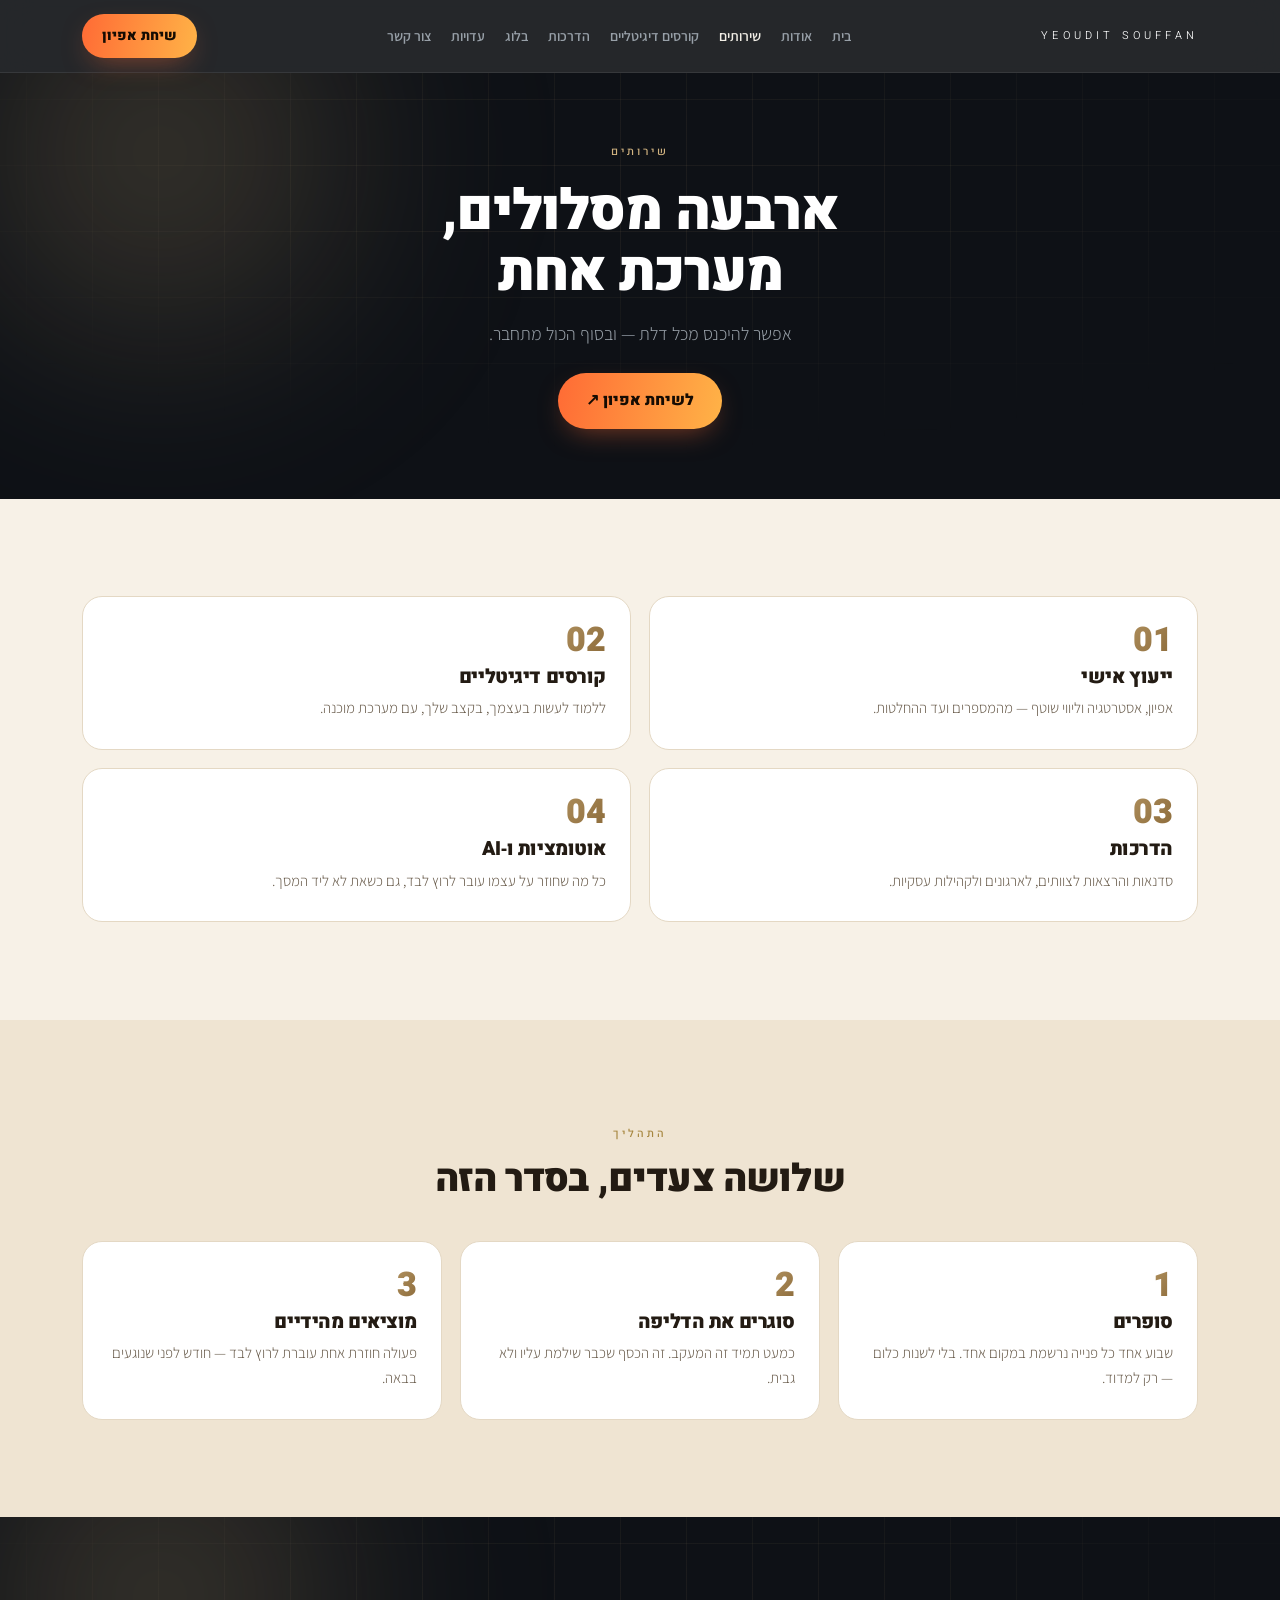
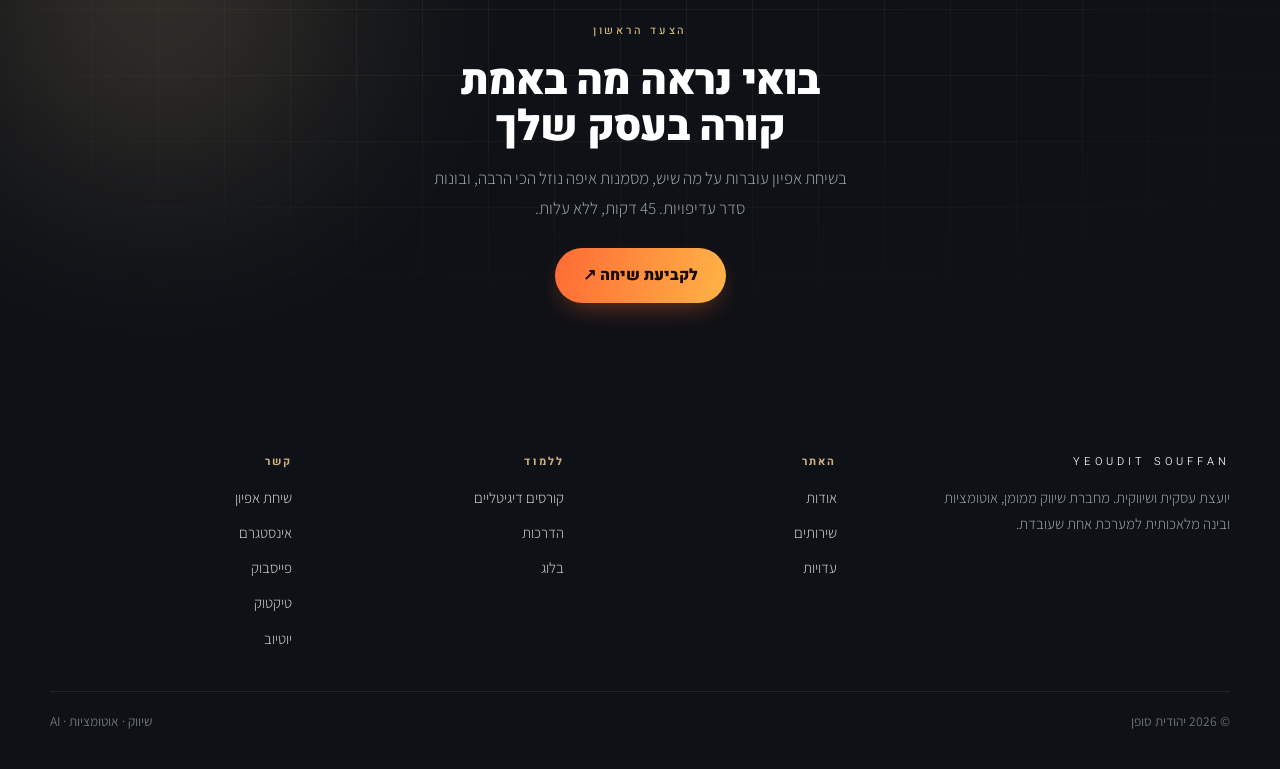
<file: services/index.html>
<!doctype html>
<html lang="he" dir="rtl">
<head>
<meta charset="utf-8">
<meta name="viewport" content="width=device-width,initial-scale=1">
<title>שירותים — ייעוץ עסקי ושיווקי | יהודית סופן</title>
<meta name="description" content="ייעוץ אישי, אפיון, ליווי שוטף, פרסום ממומן, אוטומציות ובינה מלאכותית לעסקים קטנים.">
<link rel="canonical" href="https://yeouditsouffan.co.il/services/">
<meta property="og:type" content="website">
<meta property="og:site_name" content="יהודית סופן">
<meta property="og:title" content="שירותים — ייעוץ עסקי ושיווקי | יהודית סופן">
<meta property="og:description" content="ייעוץ אישי, אפיון, ליווי שוטף, פרסום ממומן, אוטומציות ובינה מלאכותית לעסקים קטנים.">
<meta property="og:url" content="https://yeouditsouffan.co.il/services/">
<meta property="og:locale" content="he_IL">
<meta property="og:image" content="https://yeouditsouffan.co.il/photos/portrait-cutout.jpg">
<link rel="preconnect" href="https://fonts.googleapis.com">
<link rel="preconnect" href="https://fonts.gstatic.com" crossorigin>
<link href="https://fonts.googleapis.com/css2?family=Heebo:wght@300;400;500;700;900&family=Assistant:wght@200;300;400;600&display=swap" rel="stylesheet">
<link rel="stylesheet" href="/style.css">
<script type="application/ld+json">
{
  "@context": "https://schema.org",
  "@type": "Person",
  "name": "יהודית סופן",
  "alternateName": "Yeoudit Souffan",
  "jobTitle": "יועצת עסקית ושיווקית",
  "description": "יועצת עסקית ושיווקית. מחברת שיווק ממומן, אוטומציות ובינה מלאכותית למערכת אחת שעובדת.",
  "url": "https://yeouditsouffan.co.il/",
  "mainEntityOfPage": "https://yeouditsouffan.co.il/services/",
  "image": "https://yeouditsouffan.co.il/photos/portrait-cutout.jpg",
  "email": "office@yeouditsouffan.co.il",
  "knowsAbout": [
    "שיווק דיגיטלי",
    "פרסום ממומן",
    "אוטומציות עסקיות",
    "בינה מלאכותית לעסקים"
  ],
  "sameAs": [
    "https://www.instagram.com/yeoudit_souffan/",
    "https://www.facebook.com/yeoudit.souffan",
    "https://www.tiktok.com/@yeoudit_souffan",
    "https://www.youtube.com/channel/UC3Xn_QvzWLrMPtsvrPe7CGA"
  ]
}
</script>
</head>
<body><header><div class="wrap hd">
<a class="brand" href="/">Yeoudit&nbsp;Souffan</a>
<nav><a href="/">בית</a><a href="/about/">אודות</a><a href="/services/" class="on">שירותים</a><a href="/courses/">קורסים דיגיטליים</a><a href="/trainings/">הדרכות</a><a href="/blog/">בלוג</a><a href="/testimonials/">עדויות</a><a href="/contact/">צור קשר</a></nav>
<a class="pill sm" href="/contact/">שיחת אפיון</a>
</div></header><section class="phead dark"><div class="gridfx"></div><div class="orb"></div><div class="wrap">
<span class="lbl">שירותים</span><h1>ארבעה מסלולים,<br>מערכת אחת</h1><p class="lead">אפשר להיכנס מכל דלת — ובסוף הכול מתחבר.</p><div class="acts"><a class="pill" href="/contact/">לשיחת אפיון ↗</a></div></div></section><section class="sec"><div class="wrap"><div class="g2"><article class="c"><span class="num">01</span><h3>ייעוץ אישי</h3><p>אפיון, אסטרטגיה וליווי שוטף — מהמספרים ועד ההחלטות.</p></article><article class="c"><span class="num">02</span><h3>קורסים דיגיטליים</h3><p>ללמוד לעשות בעצמך, בקצב שלך, עם מערכת מוכנה.</p></article><article class="c"><span class="num">03</span><h3>הדרכות</h3><p>סדנאות והרצאות לצוותים, לארגונים ולקהילות עסקיות.</p></article><article class="c"><span class="num">04</span><h3>אוטומציות ו‑AI</h3><p>כל מה שחוזר על עצמו עובר לרוץ לבד, גם כשאת לא ליד המסך.</p></article></div></div></section><section class="sec alt"><div class="wrap"><div class="shead"><span class="lbl cr">התהליך</span><h2>שלושה צעדים, בסדר הזה</h2></div><div class="g3"><article class="c"><span class="num">1</span><h3>סופרים</h3><p>שבוע אחד כל פנייה נרשמת במקום אחד. בלי לשנות כלום — רק למדוד.</p></article><article class="c"><span class="num">2</span><h3>סוגרים את הדליפה</h3><p>כמעט תמיד זה המעקב. זה הכסף שכבר שילמת עליו ולא גבית.</p></article><article class="c"><span class="num">3</span><h3>מוציאים מהידיים</h3><p>פעולה חוזרת אחת עוברת לרוץ לבד — חודש לפני שנוגעים בבאה.</p></article></div></div></section><section class="cta dark"><div class="gridfx"></div><div class="orb"></div><div class="wrap">
<span class="lbl">הצעד הראשון</span>
<h2>בואי נראה מה באמת קורה בעסק שלך</h2>
<p>בשיחת אפיון עוברות על מה שיש, מסמנות איפה נוזל הכי הרבה, ובונות סדר עדיפויות. 45 דקות, ללא עלות.</p>
<a class="pill" href="/contact/">לקביעת שיחה ↗</a></div></section><footer class="site"><div class="wrap fin">
<div class="fg">
<div><div class="brand">Yeoudit&nbsp;Souffan</div>
<p class="fp">יועצת עסקית ושיווקית. מחברת שיווק ממומן, אוטומציות ובינה מלאכותית למערכת אחת שעובדת.</p></div>
<div><h4>האתר</h4><a href="/about/">אודות</a><a href="/services/">שירותים</a><a href="/testimonials/">עדויות</a></div>
<div><h4>ללמוד</h4><a href="/courses/">קורסים דיגיטליים</a><a href="/trainings/">הדרכות</a><a href="/blog/">בלוג</a></div>
<div><h4>קשר</h4><a href="/contact/">שיחת אפיון</a>
<a href="https://www.instagram.com/yeoudit_souffan/" rel="me">אינסטגרם</a><a href="https://www.facebook.com/yeoudit.souffan" rel="me">פייסבוק</a>
<a href="https://www.tiktok.com/@yeoudit_souffan" rel="me">טיקטוק</a><a href="https://www.youtube.com/channel/UC3Xn_QvzWLrMPtsvrPe7CGA" rel="me">יוטיוב</a></div>
</div>
<div class="fbot"><span>© 2026 יהודית סופן</span><span>שיווק · אוטומציות · AI</span></div>
</div></footer></body></html>
</file>
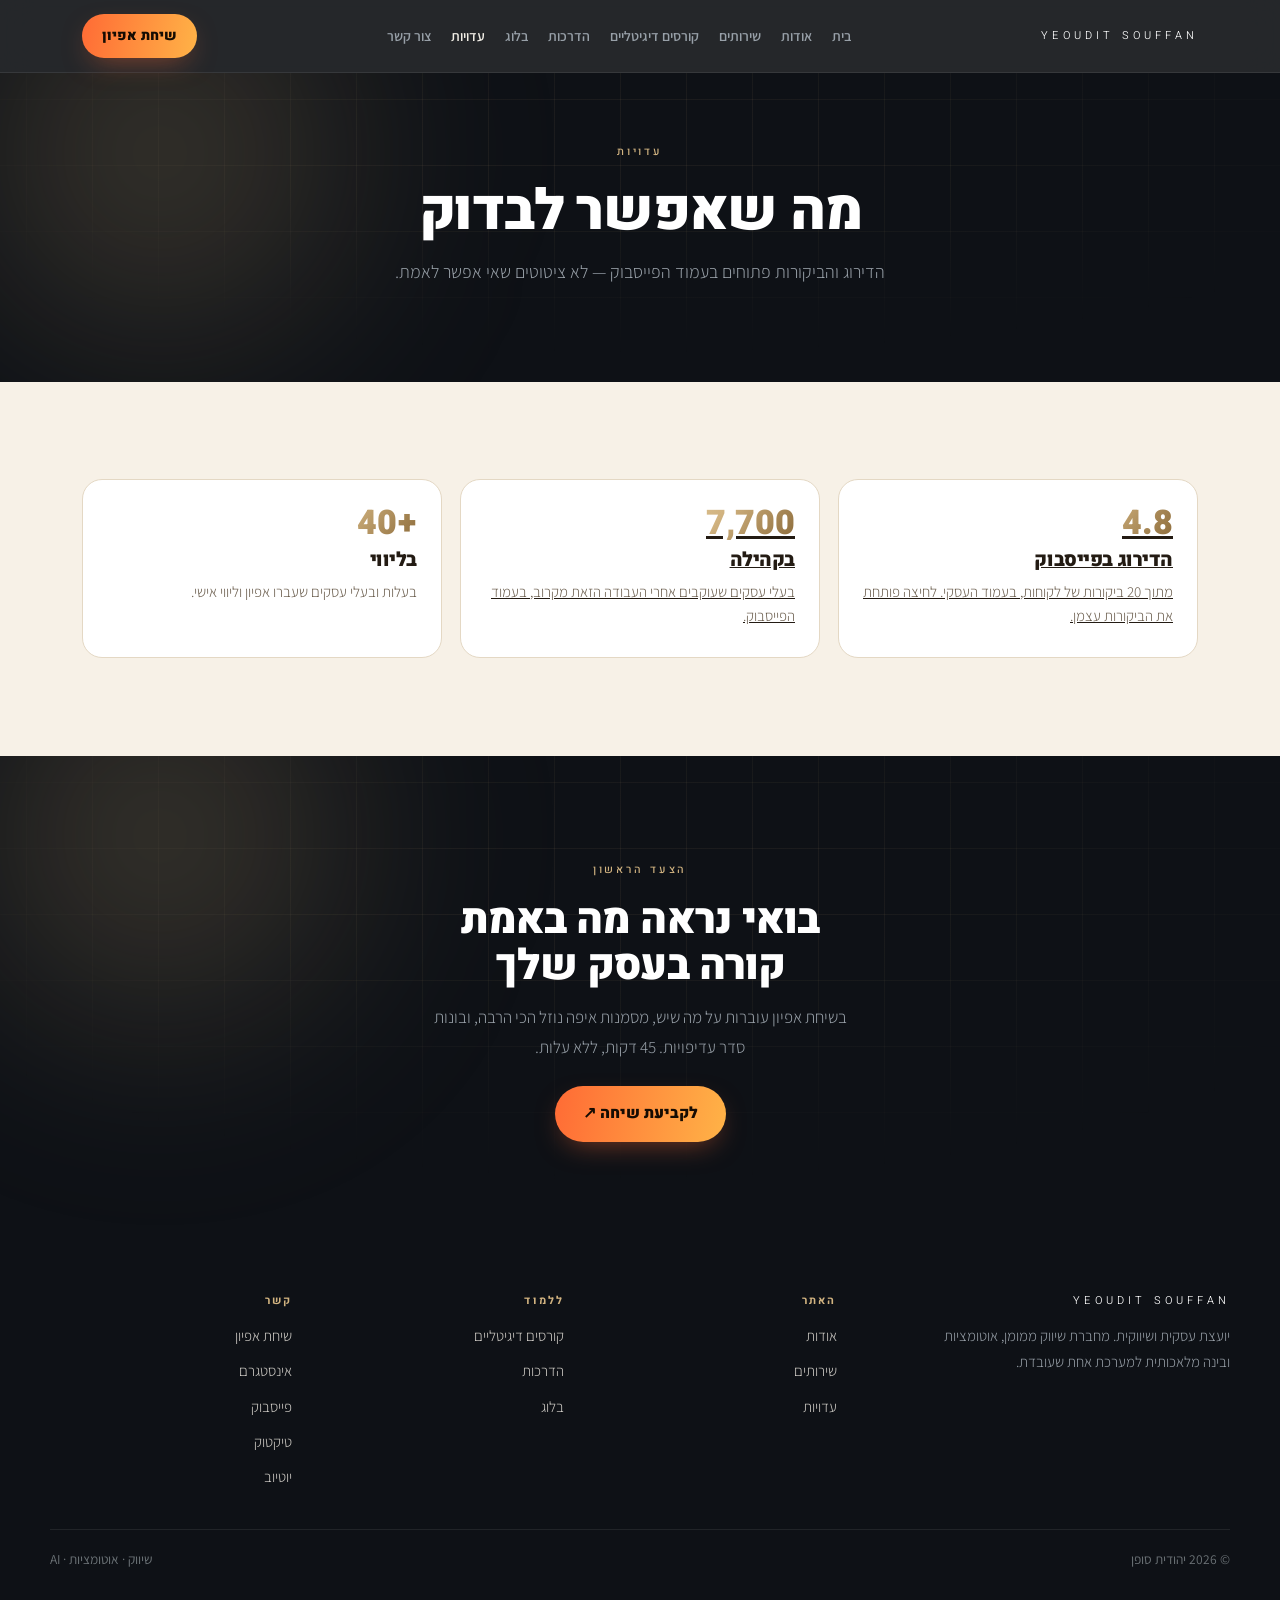
<file: testimonials/index.html>
<!doctype html>
<html lang="he" dir="rtl">
<head>
<meta charset="utf-8">
<meta name="viewport" content="width=device-width,initial-scale=1">
<title>עדויות לקוחות — יהודית סופן</title>
<meta name="description" content="הדירוג והביקורות של לקוחות יהודית סופן — פתוחים לבדיקה בעמוד הפייסבוק.">
<link rel="canonical" href="https://yeouditsouffan.co.il/testimonials/">
<meta property="og:type" content="website">
<meta property="og:site_name" content="יהודית סופן">
<meta property="og:title" content="עדויות לקוחות — יהודית סופן">
<meta property="og:description" content="הדירוג והביקורות של לקוחות יהודית סופן — פתוחים לבדיקה בעמוד הפייסבוק.">
<meta property="og:url" content="https://yeouditsouffan.co.il/testimonials/">
<meta property="og:locale" content="he_IL">
<meta property="og:image" content="https://yeouditsouffan.co.il/photos/portrait-cutout.jpg">
<link rel="preconnect" href="https://fonts.googleapis.com">
<link rel="preconnect" href="https://fonts.gstatic.com" crossorigin>
<link href="https://fonts.googleapis.com/css2?family=Heebo:wght@300;400;500;700;900&family=Assistant:wght@200;300;400;600&display=swap" rel="stylesheet">
<link rel="stylesheet" href="/style.css">
<script type="application/ld+json">
{
  "@context": "https://schema.org",
  "@type": "Person",
  "name": "יהודית סופן",
  "alternateName": "Yeoudit Souffan",
  "jobTitle": "יועצת עסקית ושיווקית",
  "description": "יועצת עסקית ושיווקית. מחברת שיווק ממומן, אוטומציות ובינה מלאכותית למערכת אחת שעובדת.",
  "url": "https://yeouditsouffan.co.il/",
  "mainEntityOfPage": "https://yeouditsouffan.co.il/testimonials/",
  "image": "https://yeouditsouffan.co.il/photos/portrait-cutout.jpg",
  "email": "office@yeouditsouffan.co.il",
  "knowsAbout": [
    "שיווק דיגיטלי",
    "פרסום ממומן",
    "אוטומציות עסקיות",
    "בינה מלאכותית לעסקים"
  ],
  "sameAs": [
    "https://www.instagram.com/yeoudit_souffan/",
    "https://www.facebook.com/yeoudit.souffan",
    "https://www.tiktok.com/@yeoudit_souffan",
    "https://www.youtube.com/channel/UC3Xn_QvzWLrMPtsvrPe7CGA"
  ]
}
</script>
</head>
<body><header><div class="wrap hd">
<a class="brand" href="/">Yeoudit&nbsp;Souffan</a>
<nav><a href="/">בית</a><a href="/about/">אודות</a><a href="/services/">שירותים</a><a href="/courses/">קורסים דיגיטליים</a><a href="/trainings/">הדרכות</a><a href="/blog/">בלוג</a><a href="/testimonials/" class="on">עדויות</a><a href="/contact/">צור קשר</a></nav>
<a class="pill sm" href="/contact/">שיחת אפיון</a>
</div></header><section class="phead dark"><div class="gridfx"></div><div class="orb"></div><div class="wrap">
<span class="lbl">עדויות</span><h1>מה שאפשר לבדוק</h1><p class="lead">הדירוג והביקורות פתוחים בעמוד הפייסבוק — לא ציטוטים שאי אפשר לאמת.</p></div></section><section class="sec"><div class="wrap"><div class="g3"><a class="c" href="https://www.facebook.com/yeoudit.souffan/reviews" target="_blank" rel="noopener"><span class="num">4.8</span><h3>הדירוג בפייסבוק</h3><p>מתוך 20 ביקורות של לקוחות, בעמוד העסקי. לחיצה פותחת את הביקורות עצמן.</p></a><a class="c" href="https://www.facebook.com/yeoudit.souffan" target="_blank" rel="noopener"><span class="num">7,700</span><h3>בקהילה</h3><p>בעלי עסקים שעוקבים אחרי העבודה הזאת מקרוב, בעמוד הפייסבוק.</p></a><article class="c"><span class="num">+40</span><h3>בליווי</h3><p>בעלות ובעלי עסקים שעברו אפיון וליווי אישי.</p></article></div></div></section><section class="cta dark"><div class="gridfx"></div><div class="orb"></div><div class="wrap">
<span class="lbl">הצעד הראשון</span>
<h2>בואי נראה מה באמת קורה בעסק שלך</h2>
<p>בשיחת אפיון עוברות על מה שיש, מסמנות איפה נוזל הכי הרבה, ובונות סדר עדיפויות. 45 דקות, ללא עלות.</p>
<a class="pill" href="/contact/">לקביעת שיחה ↗</a></div></section><footer class="site"><div class="wrap fin">
<div class="fg">
<div><div class="brand">Yeoudit&nbsp;Souffan</div>
<p class="fp">יועצת עסקית ושיווקית. מחברת שיווק ממומן, אוטומציות ובינה מלאכותית למערכת אחת שעובדת.</p></div>
<div><h4>האתר</h4><a href="/about/">אודות</a><a href="/services/">שירותים</a><a href="/testimonials/">עדויות</a></div>
<div><h4>ללמוד</h4><a href="/courses/">קורסים דיגיטליים</a><a href="/trainings/">הדרכות</a><a href="/blog/">בלוג</a></div>
<div><h4>קשר</h4><a href="/contact/">שיחת אפיון</a>
<a href="https://www.instagram.com/yeoudit_souffan/" rel="me">אינסטגרם</a><a href="https://www.facebook.com/yeoudit.souffan" rel="me">פייסבוק</a>
<a href="https://www.tiktok.com/@yeoudit_souffan" rel="me">טיקטוק</a><a href="https://www.youtube.com/channel/UC3Xn_QvzWLrMPtsvrPe7CGA" rel="me">יוטיוב</a></div>
</div>
<div class="fbot"><span>© 2026 יהודית סופן</span><span>שיווק · אוטומציות · AI</span></div>
</div></footer></body></html>
</file>
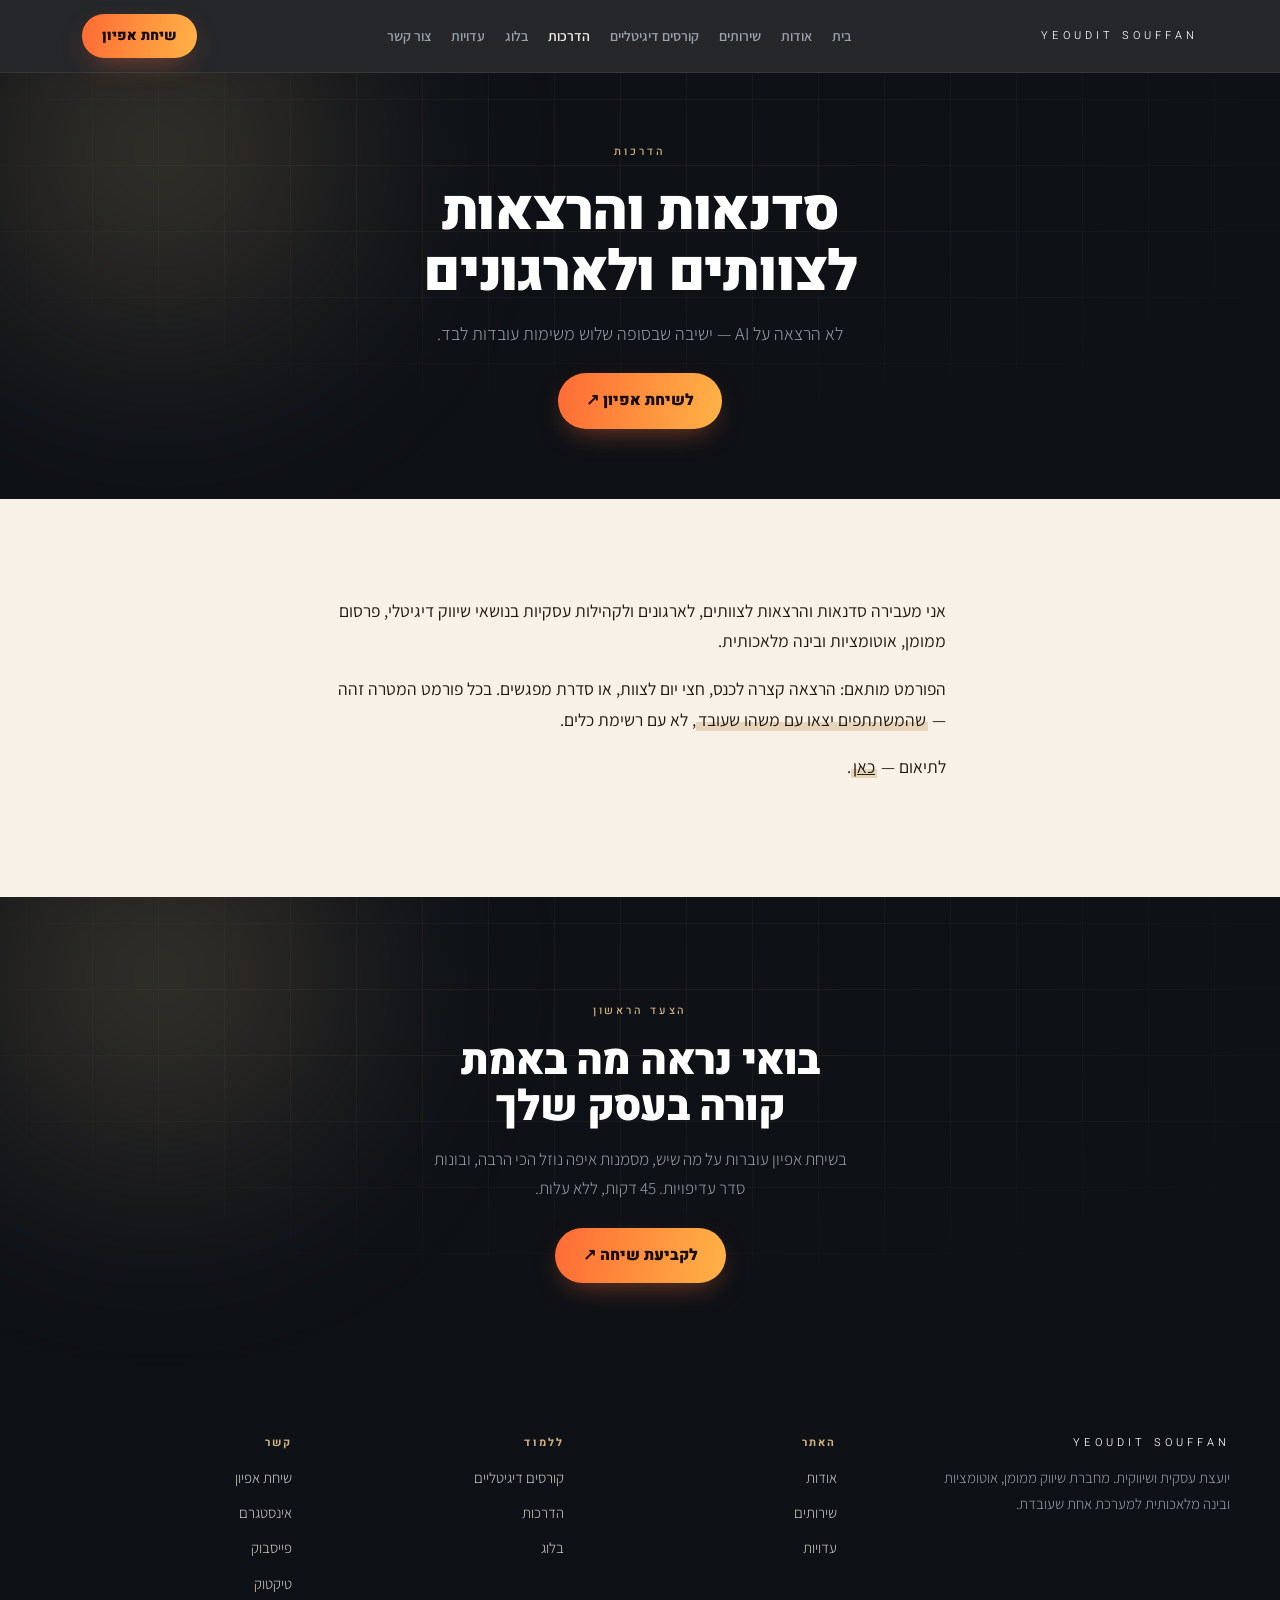
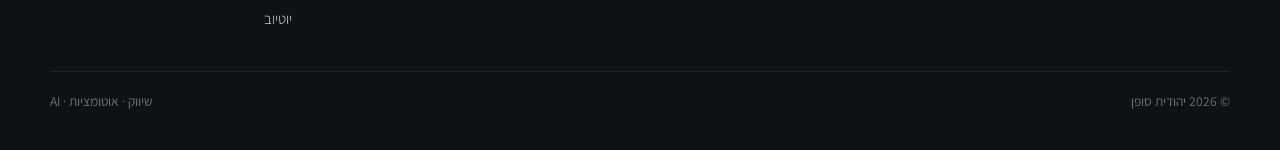
<file: trainings/index.html>
<!doctype html>
<html lang="he" dir="rtl">
<head>
<meta charset="utf-8">
<meta name="viewport" content="width=device-width,initial-scale=1">
<title>הדרכות וסדנאות — יהודית סופן</title>
<meta name="description" content="סדנאות והרצאות לצוותים, לארגונים ולקהילות עסקיות: שיווק דיגיטלי, אוטומציות ובינה מלאכותית.">
<link rel="canonical" href="https://yeouditsouffan.co.il/trainings/">
<meta property="og:type" content="website">
<meta property="og:site_name" content="יהודית סופן">
<meta property="og:title" content="הדרכות וסדנאות — יהודית סופן">
<meta property="og:description" content="סדנאות והרצאות לצוותים, לארגונים ולקהילות עסקיות: שיווק דיגיטלי, אוטומציות ובינה מלאכותית.">
<meta property="og:url" content="https://yeouditsouffan.co.il/trainings/">
<meta property="og:locale" content="he_IL">
<meta property="og:image" content="https://yeouditsouffan.co.il/photos/portrait-cutout.jpg">
<link rel="preconnect" href="https://fonts.googleapis.com">
<link rel="preconnect" href="https://fonts.gstatic.com" crossorigin>
<link href="https://fonts.googleapis.com/css2?family=Heebo:wght@300;400;500;700;900&family=Assistant:wght@200;300;400;600&display=swap" rel="stylesheet">
<link rel="stylesheet" href="/style.css">
<script type="application/ld+json">
{
  "@context": "https://schema.org",
  "@type": "Person",
  "name": "יהודית סופן",
  "alternateName": "Yeoudit Souffan",
  "jobTitle": "יועצת עסקית ושיווקית",
  "description": "יועצת עסקית ושיווקית. מחברת שיווק ממומן, אוטומציות ובינה מלאכותית למערכת אחת שעובדת.",
  "url": "https://yeouditsouffan.co.il/",
  "mainEntityOfPage": "https://yeouditsouffan.co.il/trainings/",
  "image": "https://yeouditsouffan.co.il/photos/portrait-cutout.jpg",
  "email": "office@yeouditsouffan.co.il",
  "knowsAbout": [
    "שיווק דיגיטלי",
    "פרסום ממומן",
    "אוטומציות עסקיות",
    "בינה מלאכותית לעסקים"
  ],
  "sameAs": [
    "https://www.instagram.com/yeoudit_souffan/",
    "https://www.facebook.com/yeoudit.souffan",
    "https://www.tiktok.com/@yeoudit_souffan",
    "https://www.youtube.com/channel/UC3Xn_QvzWLrMPtsvrPe7CGA"
  ]
}
</script>
</head>
<body><header><div class="wrap hd">
<a class="brand" href="/">Yeoudit&nbsp;Souffan</a>
<nav><a href="/">בית</a><a href="/about/">אודות</a><a href="/services/">שירותים</a><a href="/courses/">קורסים דיגיטליים</a><a href="/trainings/" class="on">הדרכות</a><a href="/blog/">בלוג</a><a href="/testimonials/">עדויות</a><a href="/contact/">צור קשר</a></nav>
<a class="pill sm" href="/contact/">שיחת אפיון</a>
</div></header><section class="phead dark"><div class="gridfx"></div><div class="orb"></div><div class="wrap">
<span class="lbl">הדרכות</span><h1>סדנאות והרצאות<br>לצוותים ולארגונים</h1><p class="lead">לא הרצאה על AI — ישיבה שבסופה שלוש משימות עובדות לבד.</p><div class="acts"><a class="pill" href="/contact/">לשיחת אפיון ↗</a></div></div></section><section class="sec"><div class="wrap"><div class="prose"><p>אני מעבירה סדנאות והרצאות לצוותים, לארגונים ולקהילות עסקיות בנושאי שיווק דיגיטלי, פרסום ממומן, אוטומציות ובינה מלאכותית.</p><p>הפורמט מותאם: הרצאה קצרה לכנס, חצי יום לצוות, או סדרת מפגשים. בכל פורמט המטרה זהה — <span class="hl">שהמשתתפים יצאו עם משהו שעובד</span>, לא עם רשימת כלים.</p><p>לתיאום — <a href="/contact/" class="hl">כאן</a>.</p></div></div></section><section class="cta dark"><div class="gridfx"></div><div class="orb"></div><div class="wrap">
<span class="lbl">הצעד הראשון</span>
<h2>בואי נראה מה באמת קורה בעסק שלך</h2>
<p>בשיחת אפיון עוברות על מה שיש, מסמנות איפה נוזל הכי הרבה, ובונות סדר עדיפויות. 45 דקות, ללא עלות.</p>
<a class="pill" href="/contact/">לקביעת שיחה ↗</a></div></section><footer class="site"><div class="wrap fin">
<div class="fg">
<div><div class="brand">Yeoudit&nbsp;Souffan</div>
<p class="fp">יועצת עסקית ושיווקית. מחברת שיווק ממומן, אוטומציות ובינה מלאכותית למערכת אחת שעובדת.</p></div>
<div><h4>האתר</h4><a href="/about/">אודות</a><a href="/services/">שירותים</a><a href="/testimonials/">עדויות</a></div>
<div><h4>ללמוד</h4><a href="/courses/">קורסים דיגיטליים</a><a href="/trainings/">הדרכות</a><a href="/blog/">בלוג</a></div>
<div><h4>קשר</h4><a href="/contact/">שיחת אפיון</a>
<a href="https://www.instagram.com/yeoudit_souffan/" rel="me">אינסטגרם</a><a href="https://www.facebook.com/yeoudit.souffan" rel="me">פייסבוק</a>
<a href="https://www.tiktok.com/@yeoudit_souffan" rel="me">טיקטוק</a><a href="https://www.youtube.com/channel/UC3Xn_QvzWLrMPtsvrPe7CGA" rel="me">יוטיוב</a></div>
</div>
<div class="fbot"><span>© 2026 יהודית סופן</span><span>שיווק · אוטומציות · AI</span></div>
</div></footer></body></html>
</file>
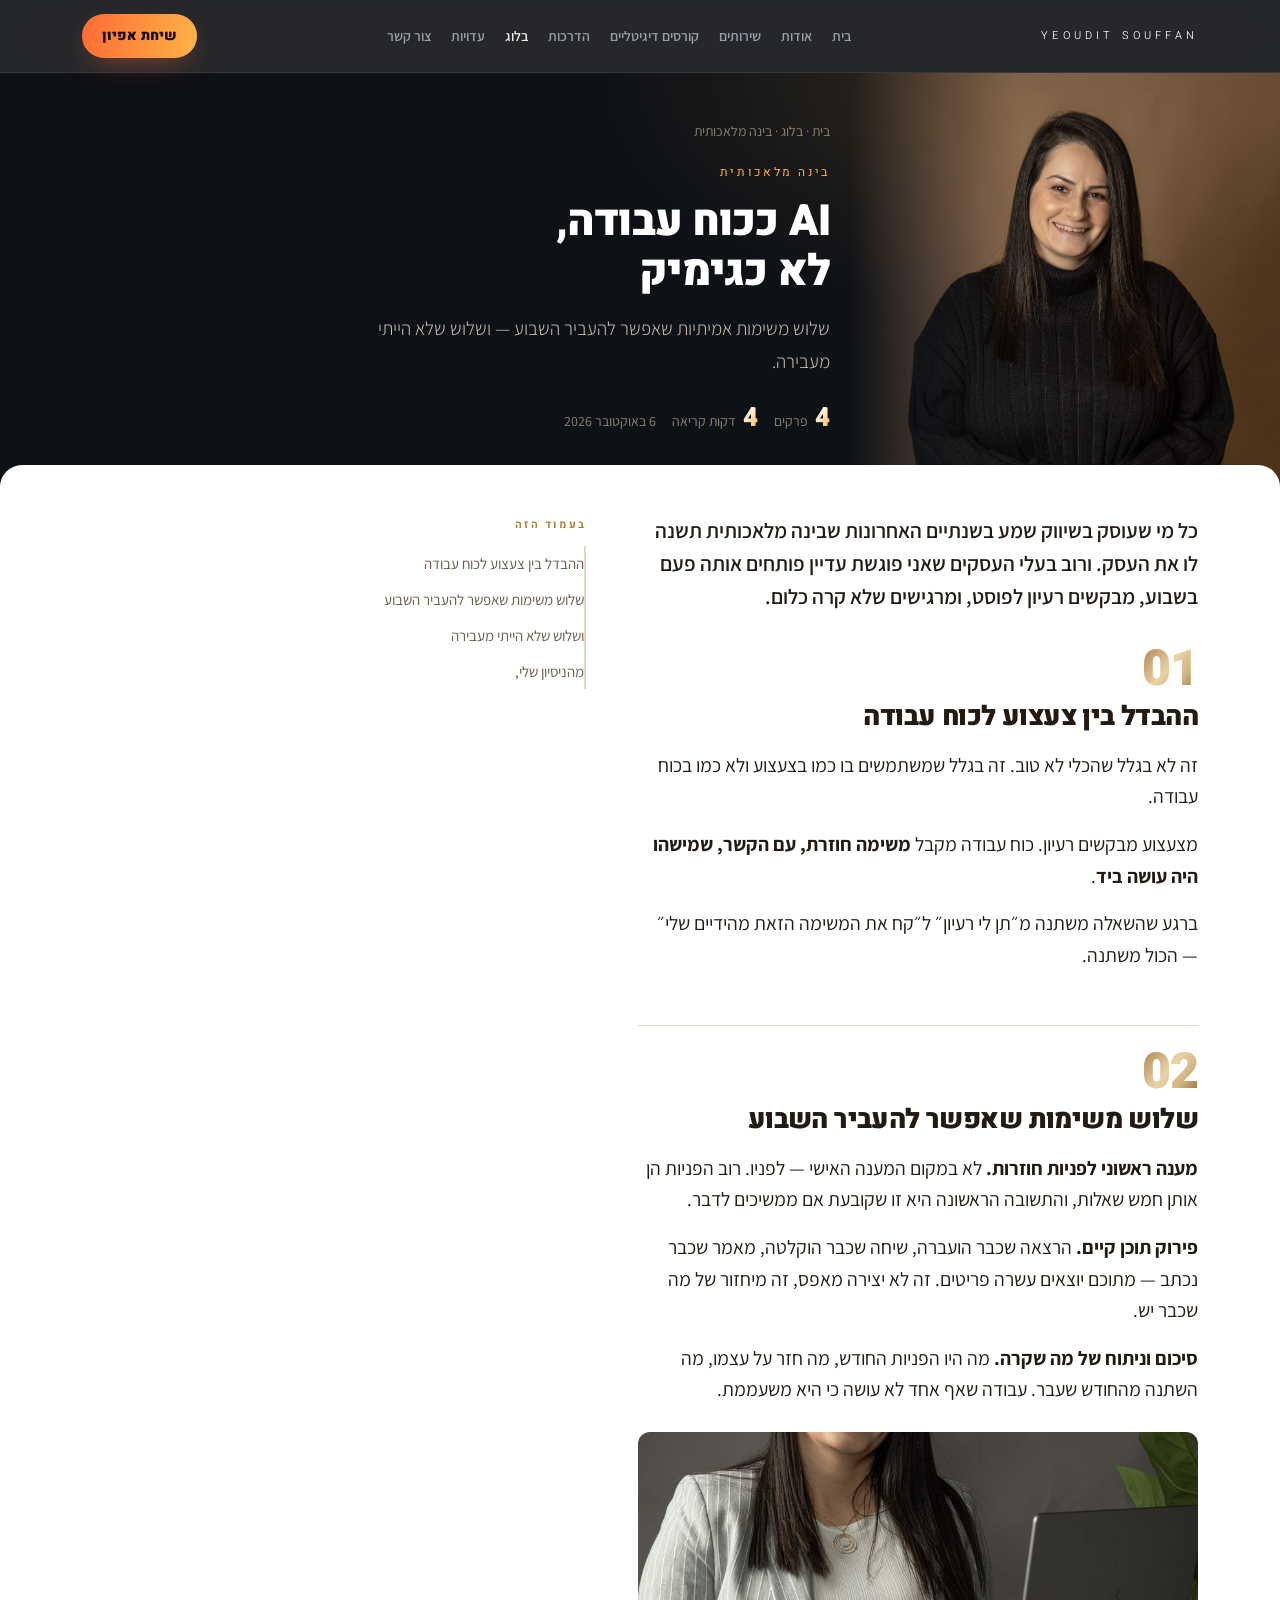
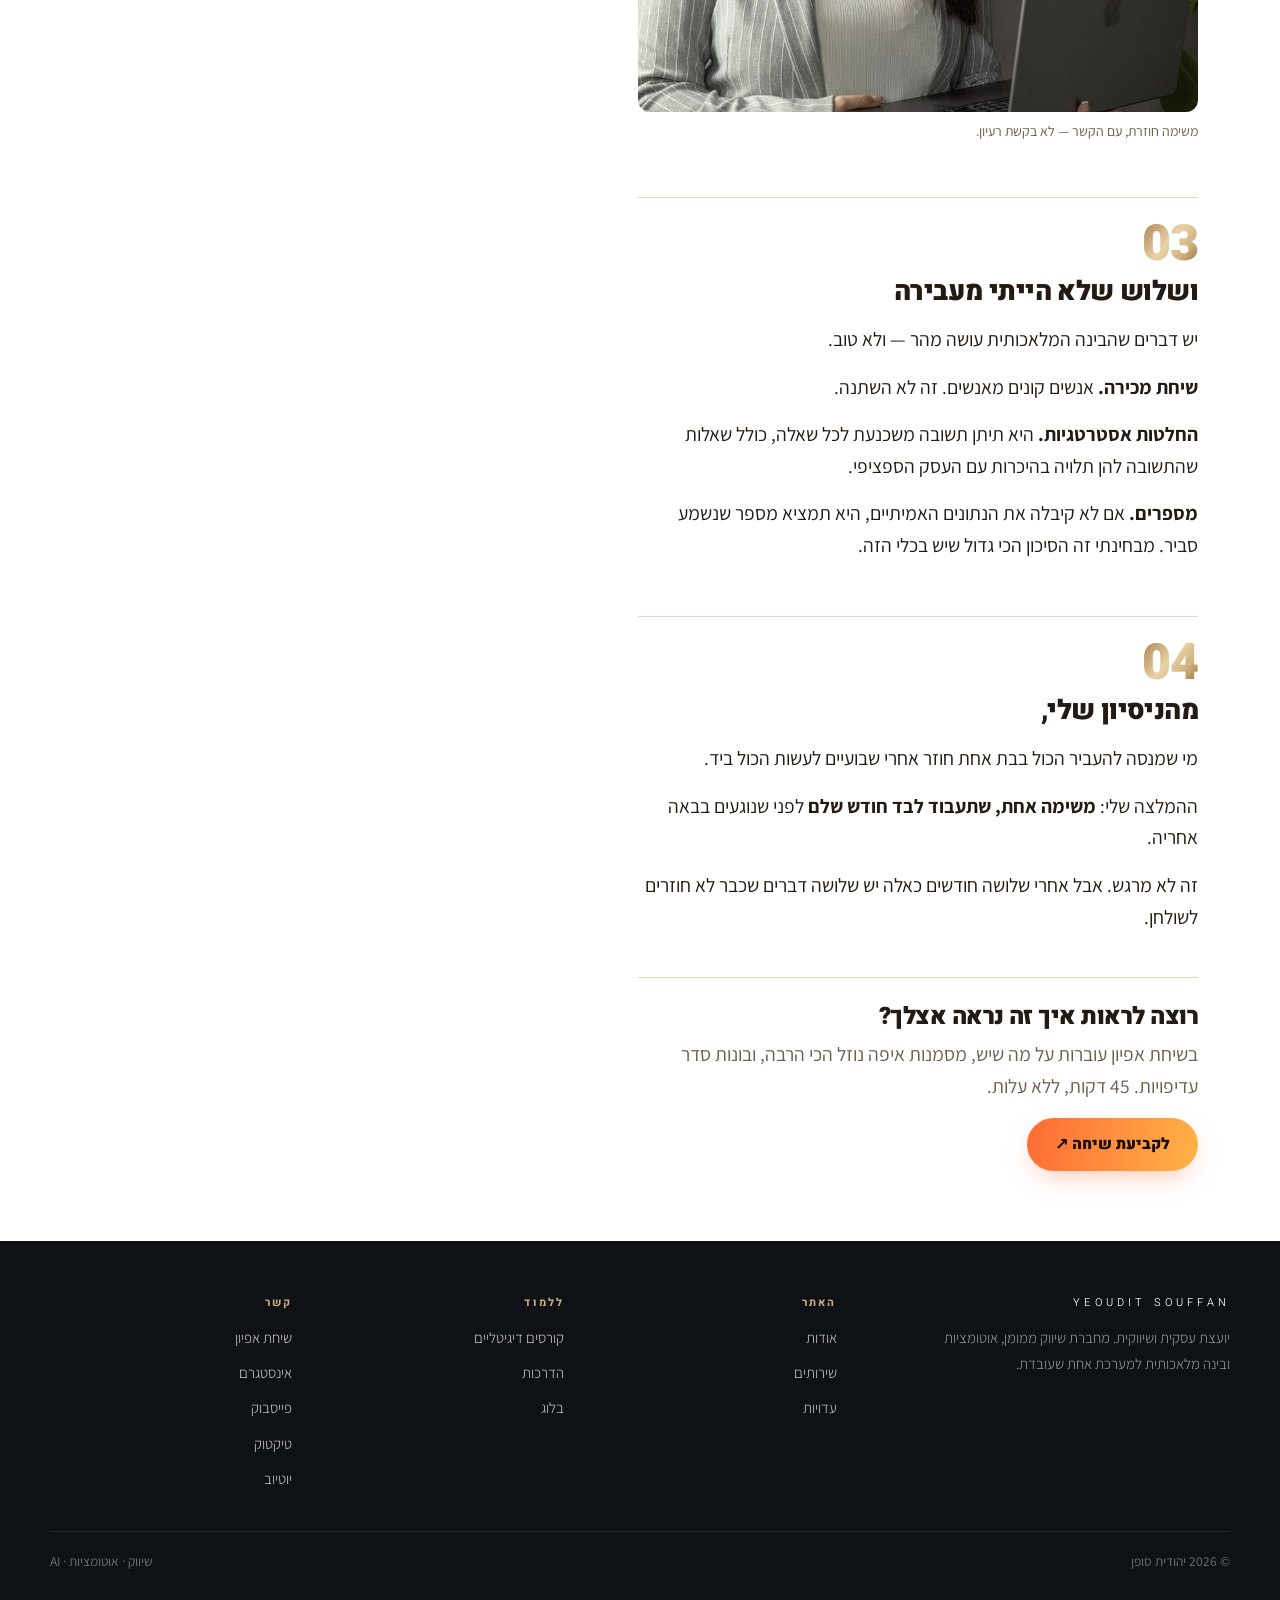
<file: blog/ai-koach-avoda/index.html>
<!doctype html>
<html lang="he" dir="rtl">
<head>
<meta charset="utf-8">
<meta name="viewport" content="width=device-width,initial-scale=1">
<title>AI ככוח עבודה, לא כגימיק | יהודית סופן</title>
<meta name="description" content="שלוש משימות אמיתיות שאפשר להעביר השבוע — ושלוש שלא הייתי מעבירה.">
<link rel="canonical" href="https://yeouditsouffan.co.il/blog/ai-koach-avoda/">
<meta property="og:type" content="website">
<meta property="og:site_name" content="יהודית סופן">
<meta property="og:title" content="AI ככוח עבודה, לא כגימיק | יהודית סופן">
<meta property="og:description" content="שלוש משימות אמיתיות שאפשר להעביר השבוע — ושלוש שלא הייתי מעבירה.">
<meta property="og:url" content="https://yeouditsouffan.co.il/blog/ai-koach-avoda/">
<meta property="og:locale" content="he_IL">
<meta property="og:image" content="https://yeouditsouffan.co.il/photos/portrait-cutout.jpg">
<link rel="preconnect" href="https://fonts.googleapis.com">
<link rel="preconnect" href="https://fonts.gstatic.com" crossorigin>
<link href="https://fonts.googleapis.com/css2?family=Heebo:wght@300;400;500;700;900&family=Assistant:wght@200;300;400;600&display=swap" rel="stylesheet">
<link rel="stylesheet" href="/style.css">
<script type="application/ld+json">
{
  "@context": "https://schema.org",
  "@type": "Person",
  "name": "יהודית סופן",
  "alternateName": "Yeoudit Souffan",
  "jobTitle": "יועצת עסקית ושיווקית",
  "description": "יועצת עסקית ושיווקית. מחברת שיווק ממומן, אוטומציות ובינה מלאכותית למערכת אחת שעובדת.",
  "url": "https://yeouditsouffan.co.il/",
  "mainEntityOfPage": "https://yeouditsouffan.co.il/blog/ai-koach-avoda/",
  "image": "https://yeouditsouffan.co.il/photos/portrait-cutout.jpg",
  "email": "office@yeouditsouffan.co.il",
  "knowsAbout": [
    "שיווק דיגיטלי",
    "פרסום ממומן",
    "אוטומציות עסקיות",
    "בינה מלאכותית לעסקים"
  ],
  "sameAs": [
    "https://www.instagram.com/yeoudit_souffan/",
    "https://www.facebook.com/yeoudit.souffan",
    "https://www.tiktok.com/@yeoudit_souffan",
    "https://www.youtube.com/channel/UC3Xn_QvzWLrMPtsvrPe7CGA"
  ]
}
</script>
<script type="application/ld+json">
{
  "@context": "https://schema.org",
  "@type": "Article",
  "headline": "AI ככוח עבודה, לא כגימיק",
  "description": "שלוש משימות אמיתיות שאפשר להעביר השבוע — ושלוש שלא הייתי מעבירה.",
  "datePublished": "2026-10-06",
  "dateModified": "2026-10-06",
  "inLanguage": "he",
  "mainEntityOfPage": "https://yeouditsouffan.co.il/blog/ai-koach-avoda/",
  "image": "https://yeouditsouffan.co.il/photos/portrait-clasped.jpg",
  "articleSection": "בינה מלאכותית",
  "author": {
    "@type": "Person",
    "name": "יהודית סופן",
    "alternateName": "Yeoudit Souffan",
    "jobTitle": "יועצת עסקית ושיווקית",
    "url": "https://yeouditsouffan.co.il/",
    "sameAs": [
      "https://www.instagram.com/yeoudit_souffan/",
      "https://www.facebook.com/yeoudit.souffan",
      "https://www.tiktok.com/@yeoudit_souffan",
      "https://www.youtube.com/channel/UC3Xn_QvzWLrMPtsvrPe7CGA"
    ]
  },
  "publisher": {
    "@type": "Person",
    "name": "יהודית סופן",
    "url": "https://yeouditsouffan.co.il/"
  }
}
</script>
</head>
<body><div id="bar"></div><script>(function(){var b=document.getElementById("bar");function u(){var h=document.documentElement;b.style.width=(h.scrollTop/(h.scrollHeight-h.clientHeight)*100)+"%";}addEventListener("scroll",u,{passive:true});u();})();</script><header><div class="wrap hd">
<a class="brand" href="/">Yeoudit&nbsp;Souffan</a>
<nav><a href="/">בית</a><a href="/about/">אודות</a><a href="/services/">שירותים</a><a href="/courses/">קורסים דיגיטליים</a><a href="/trainings/">הדרכות</a><a href="/blog/" class="on">בלוג</a><a href="/testimonials/">עדויות</a><a href="/contact/">צור קשר</a></nav>
<a class="pill sm" href="/contact/">שיחת אפיון</a>
</div></header><section class="ahero">
<img class="por" src="/photos/portrait-clasped.jpg" alt="יהודית סופן">
<div class="wrap in">
<div class="crumb"><a href="/">בית</a> · <a href="/blog/">בלוג</a> · בינה מלאכותית</div>
<div class="kicker">בינה מלאכותית</div>
<h1>AI ככוח עבודה, לא כגימיק</h1>
<p class="say">שלוש משימות אמיתיות שאפשר להעביר השבוע — ושלוש שלא הייתי מעבירה.</p>
<div class="meta"><span><b>4</b> פרקים</span><span><b>4</b> דקות קריאה</span><span>6 באוקטובר 2026</span></div>
</div></section>
<div class="sheet"><div class="wrap"><div class="cols">
<article class="abody">
<p class="intro">כל מי שעוסק בשיווק שמע בשנתיים האחרונות שבינה מלאכותית תשנה לו את העסק. ורוב בעלי העסקים שאני פוגשת עדיין פותחים אותה פעם בשבוע, מבקשים רעיון לפוסט, ומרגישים שלא קרה כלום.</p>
<h2 id="c1"><span class="n">01</span>ההבדל בין צעצוע לכוח עבודה</h2>
<p>זה לא בגלל שהכלי לא טוב. זה בגלל שמשתמשים בו כמו בצעצוע ולא כמו בכוח עבודה.</p>
<p>מצעצוע מבקשים רעיון. כוח עבודה מקבל <strong>משימה חוזרת, עם הקשר, שמישהו היה עושה ביד</strong>.</p>
<p>ברגע שהשאלה משתנה מ״תן לי רעיון״ ל״קח את המשימה הזאת מהידיים שלי״ — הכול משתנה.</p><h2 id="c2"><span class="n">02</span>שלוש משימות שאפשר להעביר השבוע</h2>
<p class="runin"><b>מענה ראשוני לפניות חוזרות.</b> לא במקום המענה האישי — לפניו. רוב הפניות הן אותן חמש שאלות, והתשובה הראשונה היא זו שקובעת אם ממשיכים לדבר.</p>
<p class="runin"><b>פירוק תוכן קיים.</b> הרצאה שכבר הועברה, שיחה שכבר הוקלטה, מאמר שכבר נכתב — מתוכם יוצאים עשרה פריטים. זה לא יצירה מאפס, זה מיחזור של מה שכבר יש.</p>
<p class="runin"><b>סיכום וניתוח של מה שקרה.</b> מה היו הפניות החודש, מה חזר על עצמו, מה השתנה מהחודש שעבר. עבודה שאף אחד לא עושה כי היא משעממת.</p><figure class="shot"><img src="/photos/lifestyle-standing.jpg" alt=""><figcaption>משימה חוזרת, עם הקשר — לא בקשת רעיון.</figcaption></figure><h2 id="c3"><span class="n">03</span>ושלוש שלא הייתי מעבירה</h2>
<p>יש דברים שהבינה המלאכותית עושה מהר — ולא טוב.</p>
<p class="runin"><b>שיחת מכירה.</b> אנשים קונים מאנשים. זה לא השתנה.</p>
<p class="runin"><b>החלטות אסטרטגיות.</b> היא תיתן תשובה משכנעת לכל שאלה, כולל שאלות שהתשובה להן תלויה בהיכרות עם העסק הספציפי.</p>
<p class="runin"><b>מספרים.</b> אם לא קיבלה את הנתונים האמיתיים, היא תמציא מספר שנשמע סביר. מבחינתי זה הסיכון הכי גדול שיש בכלי הזה.</p><h2 id="c4"><span class="n">04</span>מהניסיון שלי,</h2>
<p>מי שמנסה להעביר הכול בבת אחת חוזר אחרי שבועיים לעשות הכול ביד.</p>
<p>ההמלצה שלי: <strong>משימה אחת, שתעבוד לבד חודש שלם</strong> לפני שנוגעים בבאה אחריה.</p>
<p>זה לא מרגש. אבל אחרי שלושה חודשים כאלה יש שלושה דברים שכבר לא חוזרים לשולחן.</p>
<div class="aend"><h3>רוצה לראות איך זה נראה אצלך?</h3>
<p>בשיחת אפיון עוברות על מה שיש, מסמנות איפה נוזל הכי הרבה, ובונות סדר עדיפויות. 45 דקות, ללא עלות.</p>
<a class="pill" href="/contact/">לקביעת שיחה ↗</a></div>
</article>
<aside class="rail"><div class="rt">בעמוד הזה</div><a href="#c1">ההבדל בין צעצוע לכוח עבודה</a><a href="#c2">שלוש משימות שאפשר להעביר השבוע</a><a href="#c3">ושלוש שלא הייתי מעבירה</a><a href="#c4">מהניסיון שלי,</a></aside>
</div></div></div><footer class="site"><div class="wrap fin">
<div class="fg">
<div><div class="brand">Yeoudit&nbsp;Souffan</div>
<p class="fp">יועצת עסקית ושיווקית. מחברת שיווק ממומן, אוטומציות ובינה מלאכותית למערכת אחת שעובדת.</p></div>
<div><h4>האתר</h4><a href="/about/">אודות</a><a href="/services/">שירותים</a><a href="/testimonials/">עדויות</a></div>
<div><h4>ללמוד</h4><a href="/courses/">קורסים דיגיטליים</a><a href="/trainings/">הדרכות</a><a href="/blog/">בלוג</a></div>
<div><h4>קשר</h4><a href="/contact/">שיחת אפיון</a>
<a href="https://www.instagram.com/yeoudit_souffan/" rel="me">אינסטגרם</a><a href="https://www.facebook.com/yeoudit.souffan" rel="me">פייסבוק</a>
<a href="https://www.tiktok.com/@yeoudit_souffan" rel="me">טיקטוק</a><a href="https://www.youtube.com/channel/UC3Xn_QvzWLrMPtsvrPe7CGA" rel="me">יוטיוב</a></div>
</div>
<div class="fbot"><span>© 2026 יהודית סופן</span><span>שיווק · אוטומציות · AI</span></div>
</div></footer></body></html>
</file>
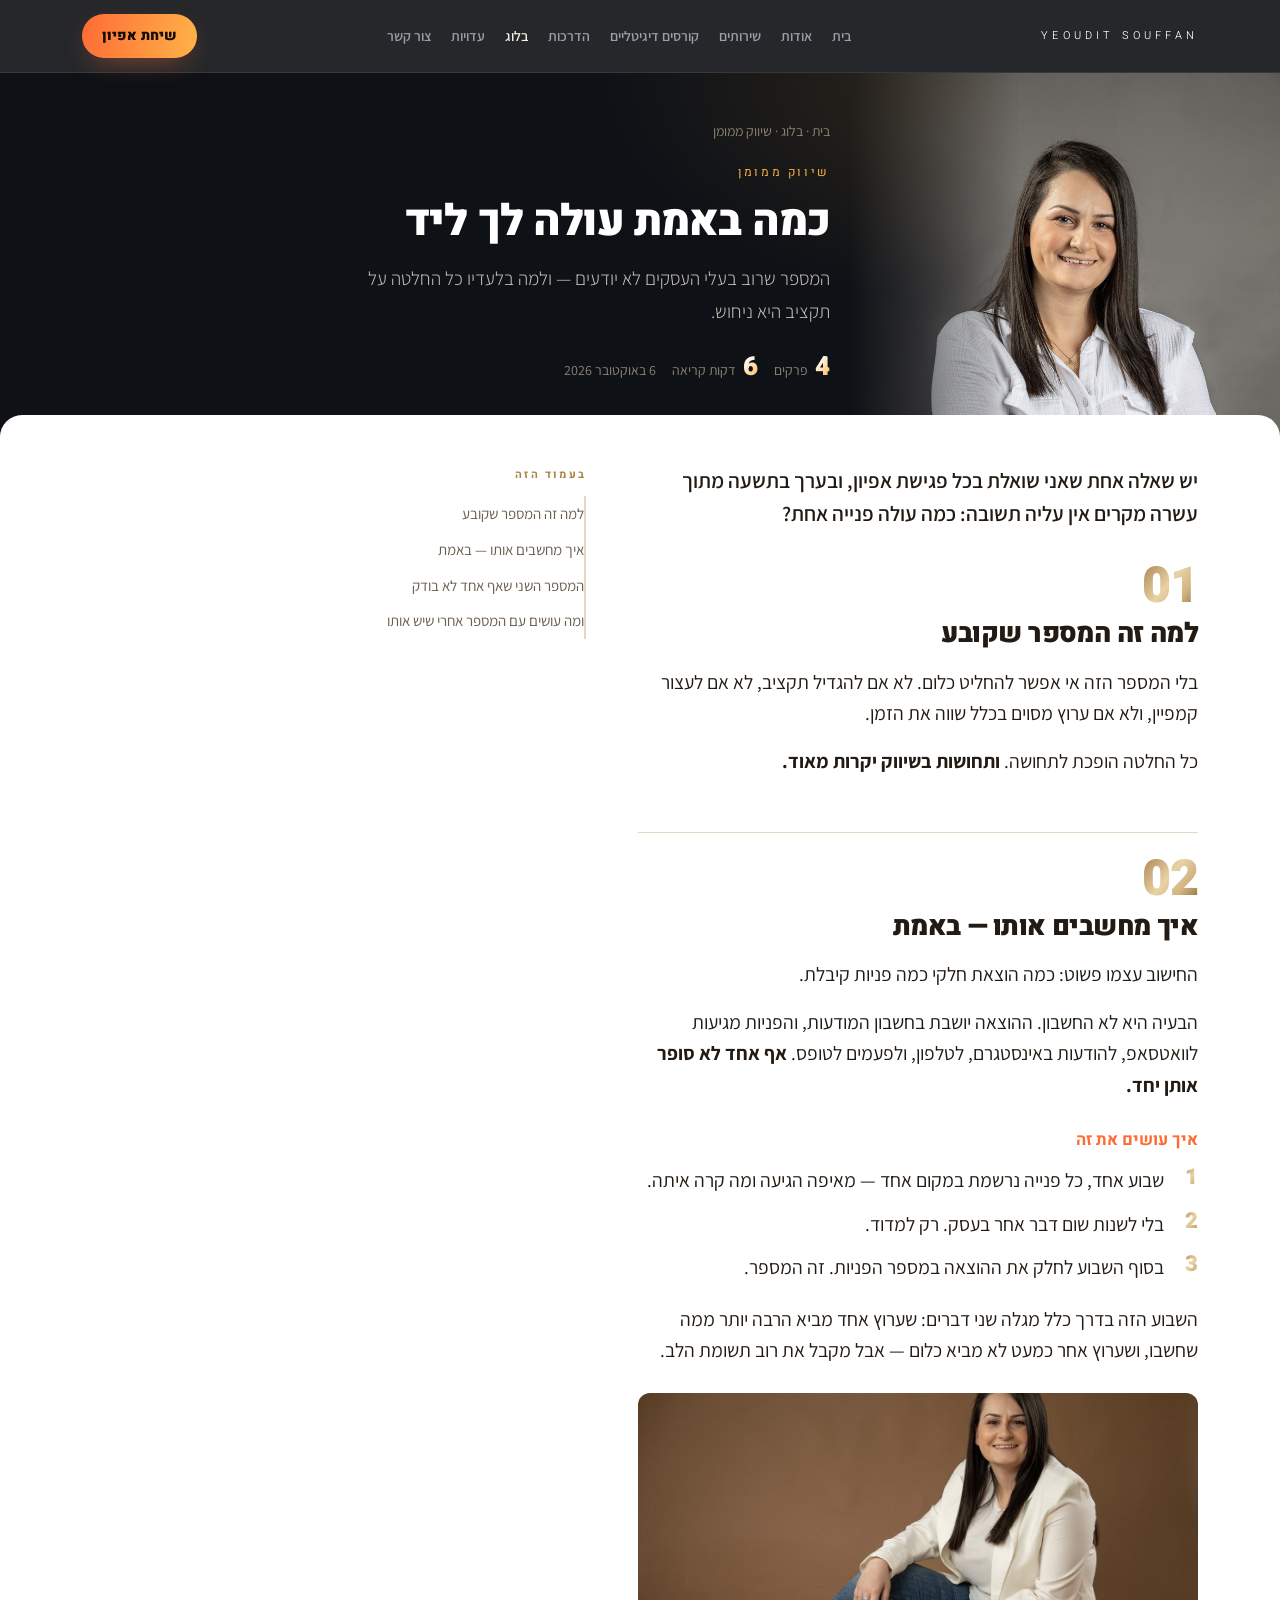
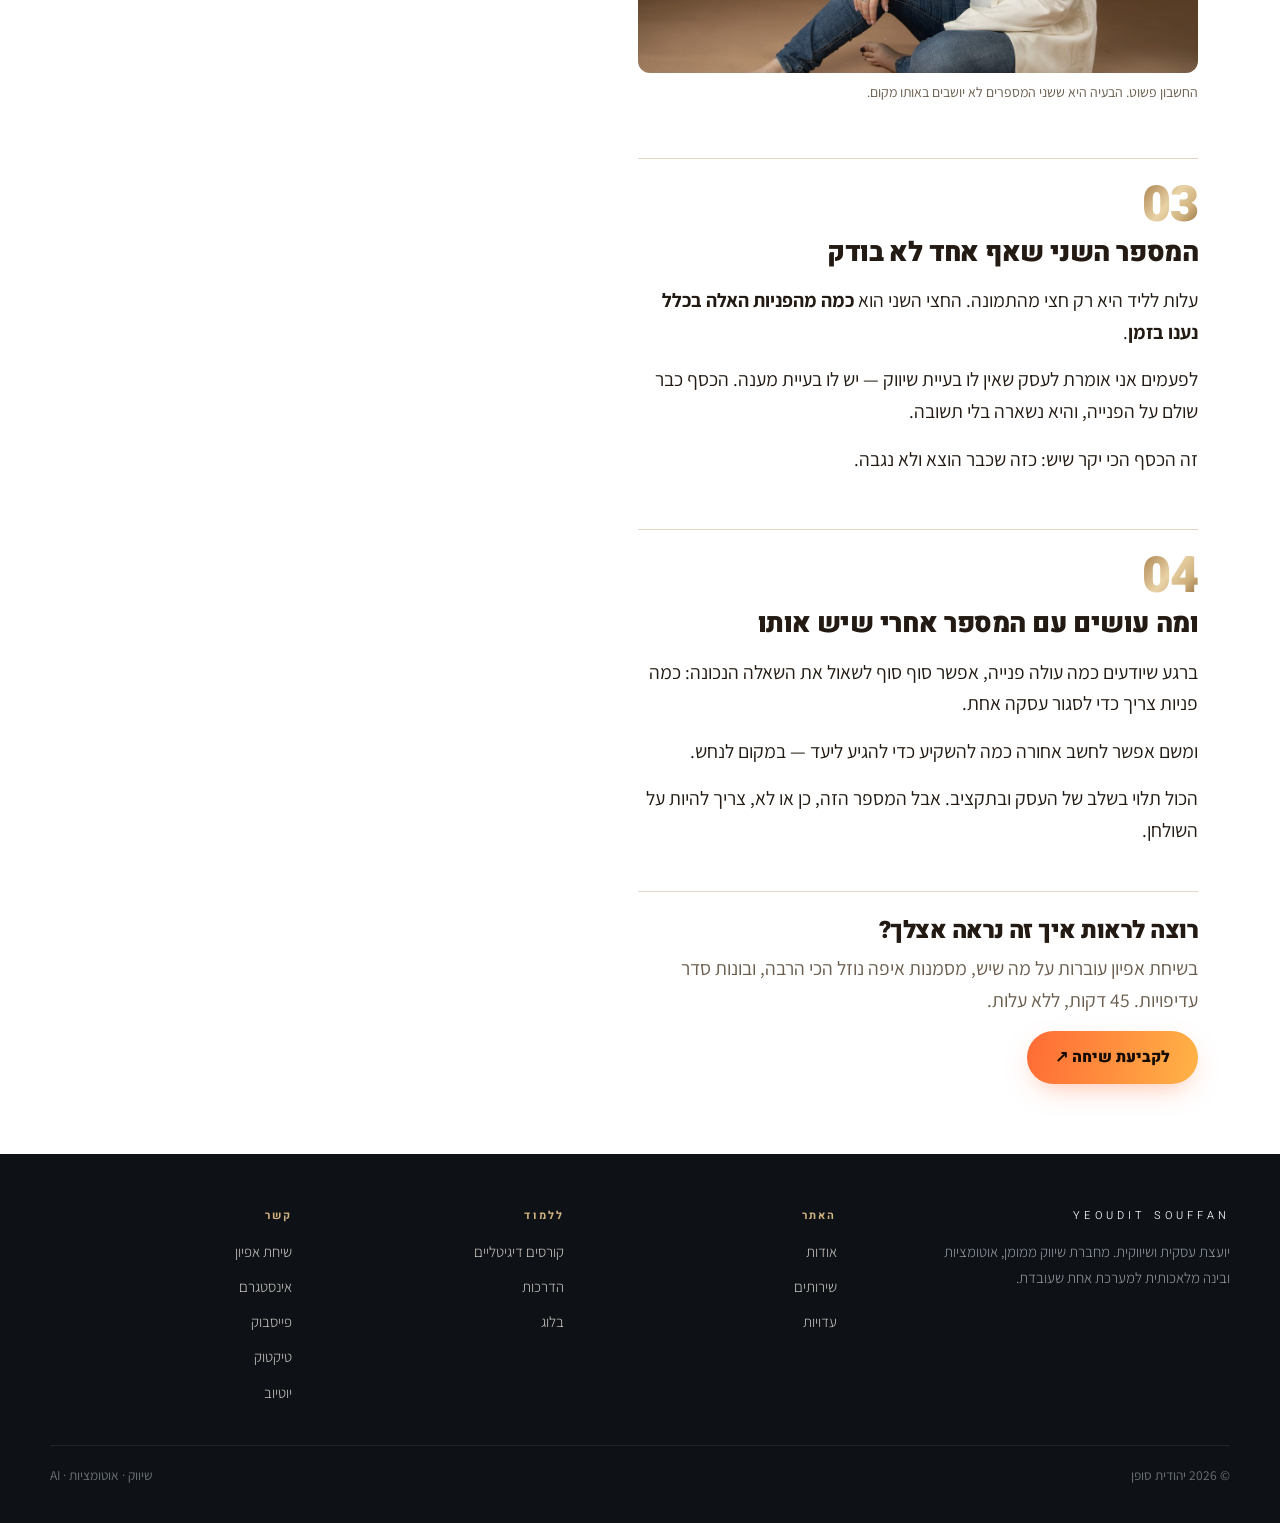
<file: blog/kama-ole-lead/index.html>
<!doctype html>
<html lang="he" dir="rtl">
<head>
<meta charset="utf-8">
<meta name="viewport" content="width=device-width,initial-scale=1">
<title>כמה באמת עולה לך ליד | יהודית סופן</title>
<meta name="description" content="המספר שרוב בעלי העסקים לא יודעים — ולמה בלעדיו כל החלטה על תקציב היא ניחוש.">
<link rel="canonical" href="https://yeouditsouffan.co.il/blog/kama-ole-lead/">
<meta property="og:type" content="website">
<meta property="og:site_name" content="יהודית סופן">
<meta property="og:title" content="כמה באמת עולה לך ליד | יהודית סופן">
<meta property="og:description" content="המספר שרוב בעלי העסקים לא יודעים — ולמה בלעדיו כל החלטה על תקציב היא ניחוש.">
<meta property="og:url" content="https://yeouditsouffan.co.il/blog/kama-ole-lead/">
<meta property="og:locale" content="he_IL">
<meta property="og:image" content="https://yeouditsouffan.co.il/photos/portrait-cutout.jpg">
<link rel="preconnect" href="https://fonts.googleapis.com">
<link rel="preconnect" href="https://fonts.gstatic.com" crossorigin>
<link href="https://fonts.googleapis.com/css2?family=Heebo:wght@300;400;500;700;900&family=Assistant:wght@200;300;400;600&display=swap" rel="stylesheet">
<link rel="stylesheet" href="/style.css">
<script type="application/ld+json">
{
  "@context": "https://schema.org",
  "@type": "Person",
  "name": "יהודית סופן",
  "alternateName": "Yeoudit Souffan",
  "jobTitle": "יועצת עסקית ושיווקית",
  "description": "יועצת עסקית ושיווקית. מחברת שיווק ממומן, אוטומציות ובינה מלאכותית למערכת אחת שעובדת.",
  "url": "https://yeouditsouffan.co.il/",
  "mainEntityOfPage": "https://yeouditsouffan.co.il/blog/kama-ole-lead/",
  "image": "https://yeouditsouffan.co.il/photos/portrait-cutout.jpg",
  "email": "office@yeouditsouffan.co.il",
  "knowsAbout": [
    "שיווק דיגיטלי",
    "פרסום ממומן",
    "אוטומציות עסקיות",
    "בינה מלאכותית לעסקים"
  ],
  "sameAs": [
    "https://www.instagram.com/yeoudit_souffan/",
    "https://www.facebook.com/yeoudit.souffan",
    "https://www.tiktok.com/@yeoudit_souffan",
    "https://www.youtube.com/channel/UC3Xn_QvzWLrMPtsvrPe7CGA"
  ]
}
</script>
<script type="application/ld+json">
{
  "@context": "https://schema.org",
  "@type": "Article",
  "headline": "כמה באמת עולה לך ליד",
  "description": "המספר שרוב בעלי העסקים לא יודעים — ולמה בלעדיו כל החלטה על תקציב היא ניחוש.",
  "datePublished": "2026-10-06",
  "dateModified": "2026-10-06",
  "inLanguage": "he",
  "mainEntityOfPage": "https://yeouditsouffan.co.il/blog/kama-ole-lead/",
  "image": "https://yeouditsouffan.co.il/photos/light-white-shirt.jpg",
  "articleSection": "שיווק ממומן",
  "author": {
    "@type": "Person",
    "name": "יהודית סופן",
    "alternateName": "Yeoudit Souffan",
    "jobTitle": "יועצת עסקית ושיווקית",
    "url": "https://yeouditsouffan.co.il/",
    "sameAs": [
      "https://www.instagram.com/yeoudit_souffan/",
      "https://www.facebook.com/yeoudit.souffan",
      "https://www.tiktok.com/@yeoudit_souffan",
      "https://www.youtube.com/channel/UC3Xn_QvzWLrMPtsvrPe7CGA"
    ]
  },
  "publisher": {
    "@type": "Person",
    "name": "יהודית סופן",
    "url": "https://yeouditsouffan.co.il/"
  }
}
</script>
</head>
<body><div id="bar"></div><script>(function(){var b=document.getElementById("bar");function u(){var h=document.documentElement;b.style.width=(h.scrollTop/(h.scrollHeight-h.clientHeight)*100)+"%";}addEventListener("scroll",u,{passive:true});u();})();</script><header><div class="wrap hd">
<a class="brand" href="/">Yeoudit&nbsp;Souffan</a>
<nav><a href="/">בית</a><a href="/about/">אודות</a><a href="/services/">שירותים</a><a href="/courses/">קורסים דיגיטליים</a><a href="/trainings/">הדרכות</a><a href="/blog/" class="on">בלוג</a><a href="/testimonials/">עדויות</a><a href="/contact/">צור קשר</a></nav>
<a class="pill sm" href="/contact/">שיחת אפיון</a>
</div></header><section class="ahero">
<img class="por" src="/photos/light-white-shirt.jpg" alt="יהודית סופן">
<div class="wrap in">
<div class="crumb"><a href="/">בית</a> · <a href="/blog/">בלוג</a> · שיווק ממומן</div>
<div class="kicker">שיווק ממומן</div>
<h1>כמה באמת עולה לך ליד</h1>
<p class="say">המספר שרוב בעלי העסקים לא יודעים — ולמה בלעדיו כל החלטה על תקציב היא ניחוש.</p>
<div class="meta"><span><b>4</b> פרקים</span><span><b>6</b> דקות קריאה</span><span>6 באוקטובר 2026</span></div>
</div></section>
<div class="sheet"><div class="wrap"><div class="cols">
<article class="abody">
<p class="intro">יש שאלה אחת שאני שואלת בכל פגישת אפיון, ובערך בתשעה מתוך עשרה מקרים אין עליה תשובה: כמה עולה פנייה אחת?</p>
<h2 id="c1"><span class="n">01</span>למה זה המספר שקובע</h2>
<p>בלי המספר הזה אי אפשר להחליט כלום. לא אם להגדיל תקציב, לא אם לעצור קמפיין, ולא אם ערוץ מסוים בכלל שווה את הזמן.</p>
<p>כל החלטה הופכת לתחושה. <strong>ותחושות בשיווק יקרות מאוד.</strong></p><h2 id="c2"><span class="n">02</span>איך מחשבים אותו — באמת</h2>
<p>החישוב עצמו פשוט: כמה הוצאת חלקי כמה פניות קיבלת.</p>
<p>הבעיה היא לא החשבון. ההוצאה יושבת בחשבון המודעות, והפניות מגיעות לוואטסאפ, להודעות באינסטגרם, לטלפון, ולפעמים לטופס. <strong>אף אחד לא סופר אותן יחד.</strong></p>
<p class="lbl">איך עושים את זה</p>
<ol class="steps">
<li>שבוע אחד, כל פנייה נרשמת במקום אחד — מאיפה הגיעה ומה קרה איתה.</li>
<li>בלי לשנות שום דבר אחר בעסק. רק למדוד.</li>
<li>בסוף השבוע לחלק את ההוצאה במספר הפניות. זה המספר.</li>
</ol>
<p>השבוע הזה בדרך כלל מגלה שני דברים: שערוץ אחד מביא הרבה יותר ממה שחשבו, ושערוץ אחר כמעט לא מביא כלום — אבל מקבל את רוב תשומת הלב.</p><figure class="shot"><img src="/photos/editorial-seated.jpg" alt=""><figcaption>החשבון פשוט. הבעיה היא ששני המספרים לא יושבים באותו מקום.</figcaption></figure><h2 id="c3"><span class="n">03</span>המספר השני שאף אחד לא בודק</h2>
<p>עלות לליד היא רק חצי מהתמונה. החצי השני הוא <strong>כמה מהפניות האלה בכלל נענו בזמן</strong>.</p>
<p>לפעמים אני אומרת לעסק שאין לו בעיית שיווק — יש לו בעיית מענה. הכסף כבר שולם על הפנייה, והיא נשארה בלי תשובה.</p>
<p>זה הכסף הכי יקר שיש: כזה שכבר הוצא ולא נגבה.</p><h2 id="c4"><span class="n">04</span>ומה עושים עם המספר אחרי שיש אותו</h2>
<p>ברגע שיודעים כמה עולה פנייה, אפשר סוף סוף לשאול את השאלה הנכונה: כמה פניות צריך כדי לסגור עסקה אחת.</p>
<p>ומשם אפשר לחשב אחורה כמה להשקיע כדי להגיע ליעד — במקום לנחש.</p>
<p>הכול תלוי בשלב של העסק ובתקציב. אבל המספר הזה, כן או לא, צריך להיות על השולחן.</p>
<div class="aend"><h3>רוצה לראות איך זה נראה אצלך?</h3>
<p>בשיחת אפיון עוברות על מה שיש, מסמנות איפה נוזל הכי הרבה, ובונות סדר עדיפויות. 45 דקות, ללא עלות.</p>
<a class="pill" href="/contact/">לקביעת שיחה ↗</a></div>
</article>
<aside class="rail"><div class="rt">בעמוד הזה</div><a href="#c1">למה זה המספר שקובע</a><a href="#c2">איך מחשבים אותו — באמת</a><a href="#c3">המספר השני שאף אחד לא בודק</a><a href="#c4">ומה עושים עם המספר אחרי שיש אותו</a></aside>
</div></div></div><footer class="site"><div class="wrap fin">
<div class="fg">
<div><div class="brand">Yeoudit&nbsp;Souffan</div>
<p class="fp">יועצת עסקית ושיווקית. מחברת שיווק ממומן, אוטומציות ובינה מלאכותית למערכת אחת שעובדת.</p></div>
<div><h4>האתר</h4><a href="/about/">אודות</a><a href="/services/">שירותים</a><a href="/testimonials/">עדויות</a></div>
<div><h4>ללמוד</h4><a href="/courses/">קורסים דיגיטליים</a><a href="/trainings/">הדרכות</a><a href="/blog/">בלוג</a></div>
<div><h4>קשר</h4><a href="/contact/">שיחת אפיון</a>
<a href="https://www.instagram.com/yeoudit_souffan/" rel="me">אינסטגרם</a><a href="https://www.facebook.com/yeoudit.souffan" rel="me">פייסבוק</a>
<a href="https://www.tiktok.com/@yeoudit_souffan" rel="me">טיקטוק</a><a href="https://www.youtube.com/channel/UC3Xn_QvzWLrMPtsvrPe7CGA" rel="me">יוטיוב</a></div>
</div>
<div class="fbot"><span>© 2026 יהודית סופן</span><span>שיווק · אוטומציות · AI</span></div>
</div></footer></body></html>
</file>
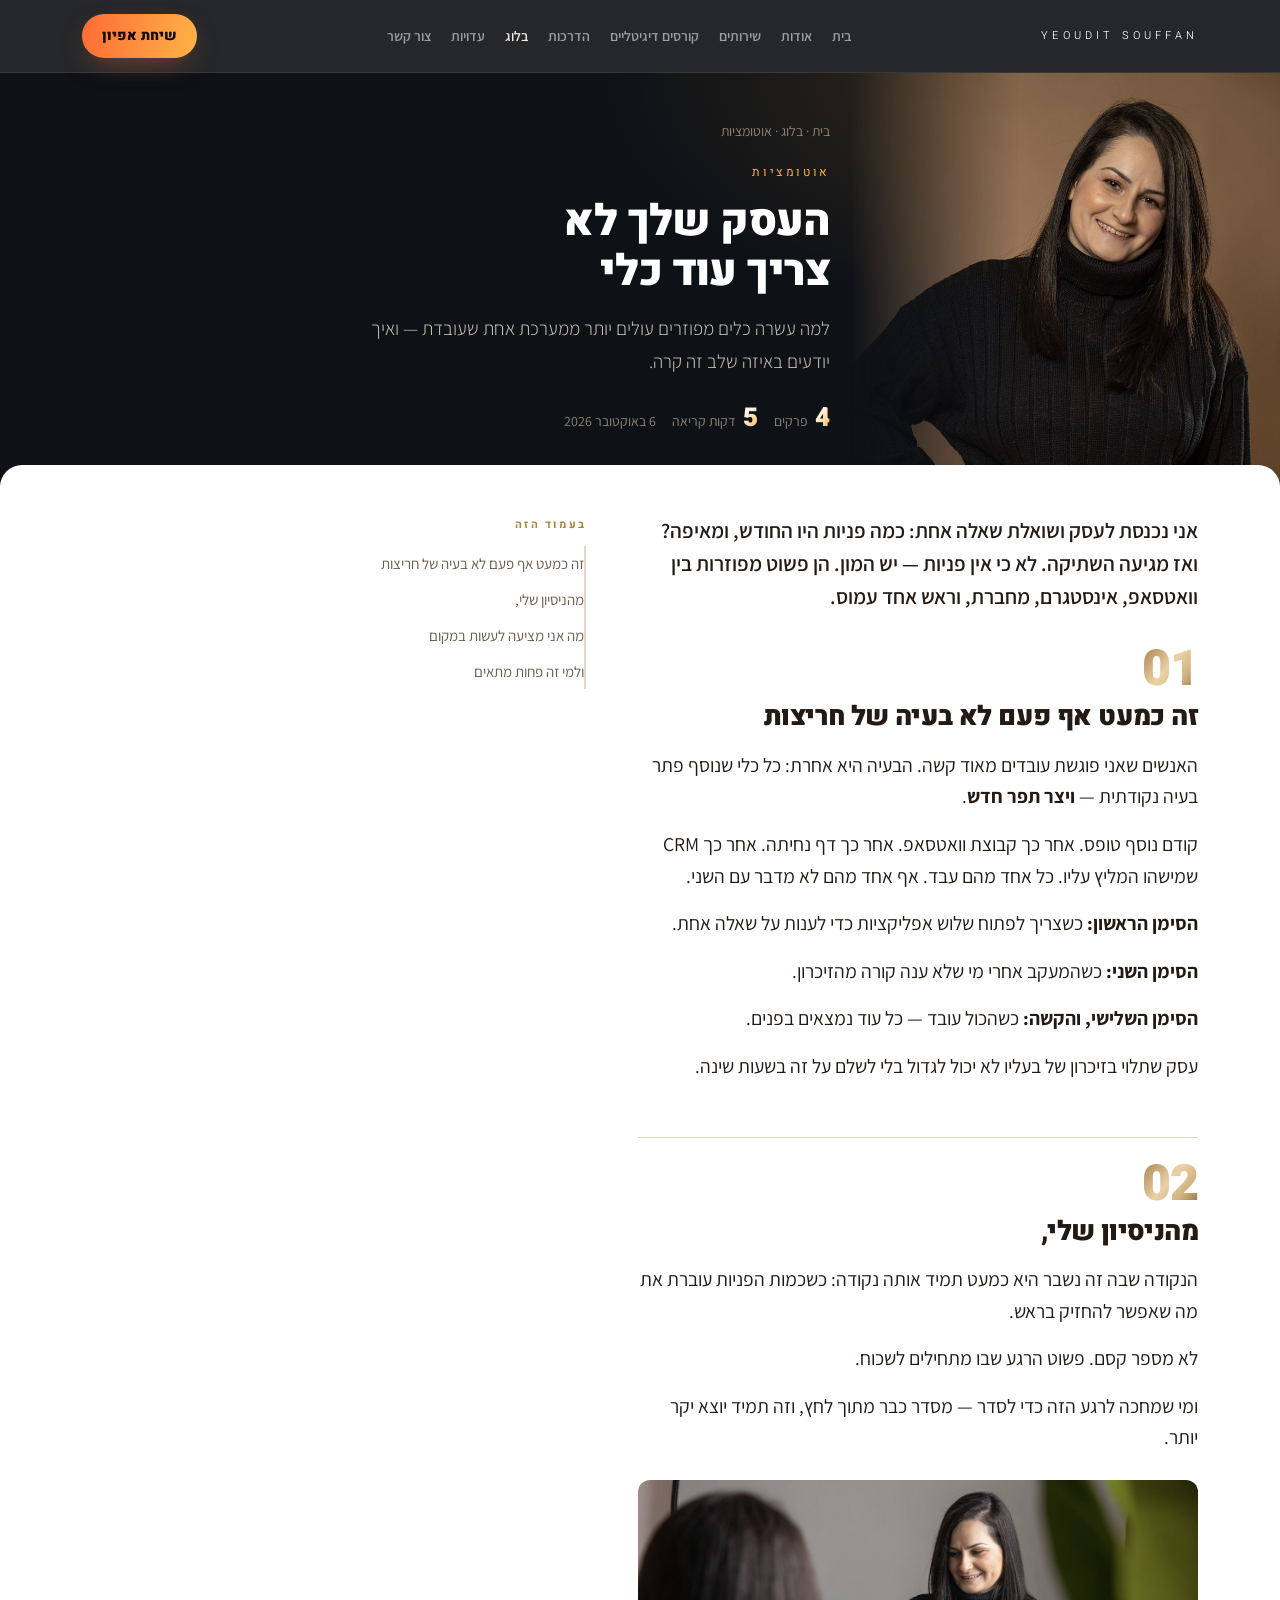
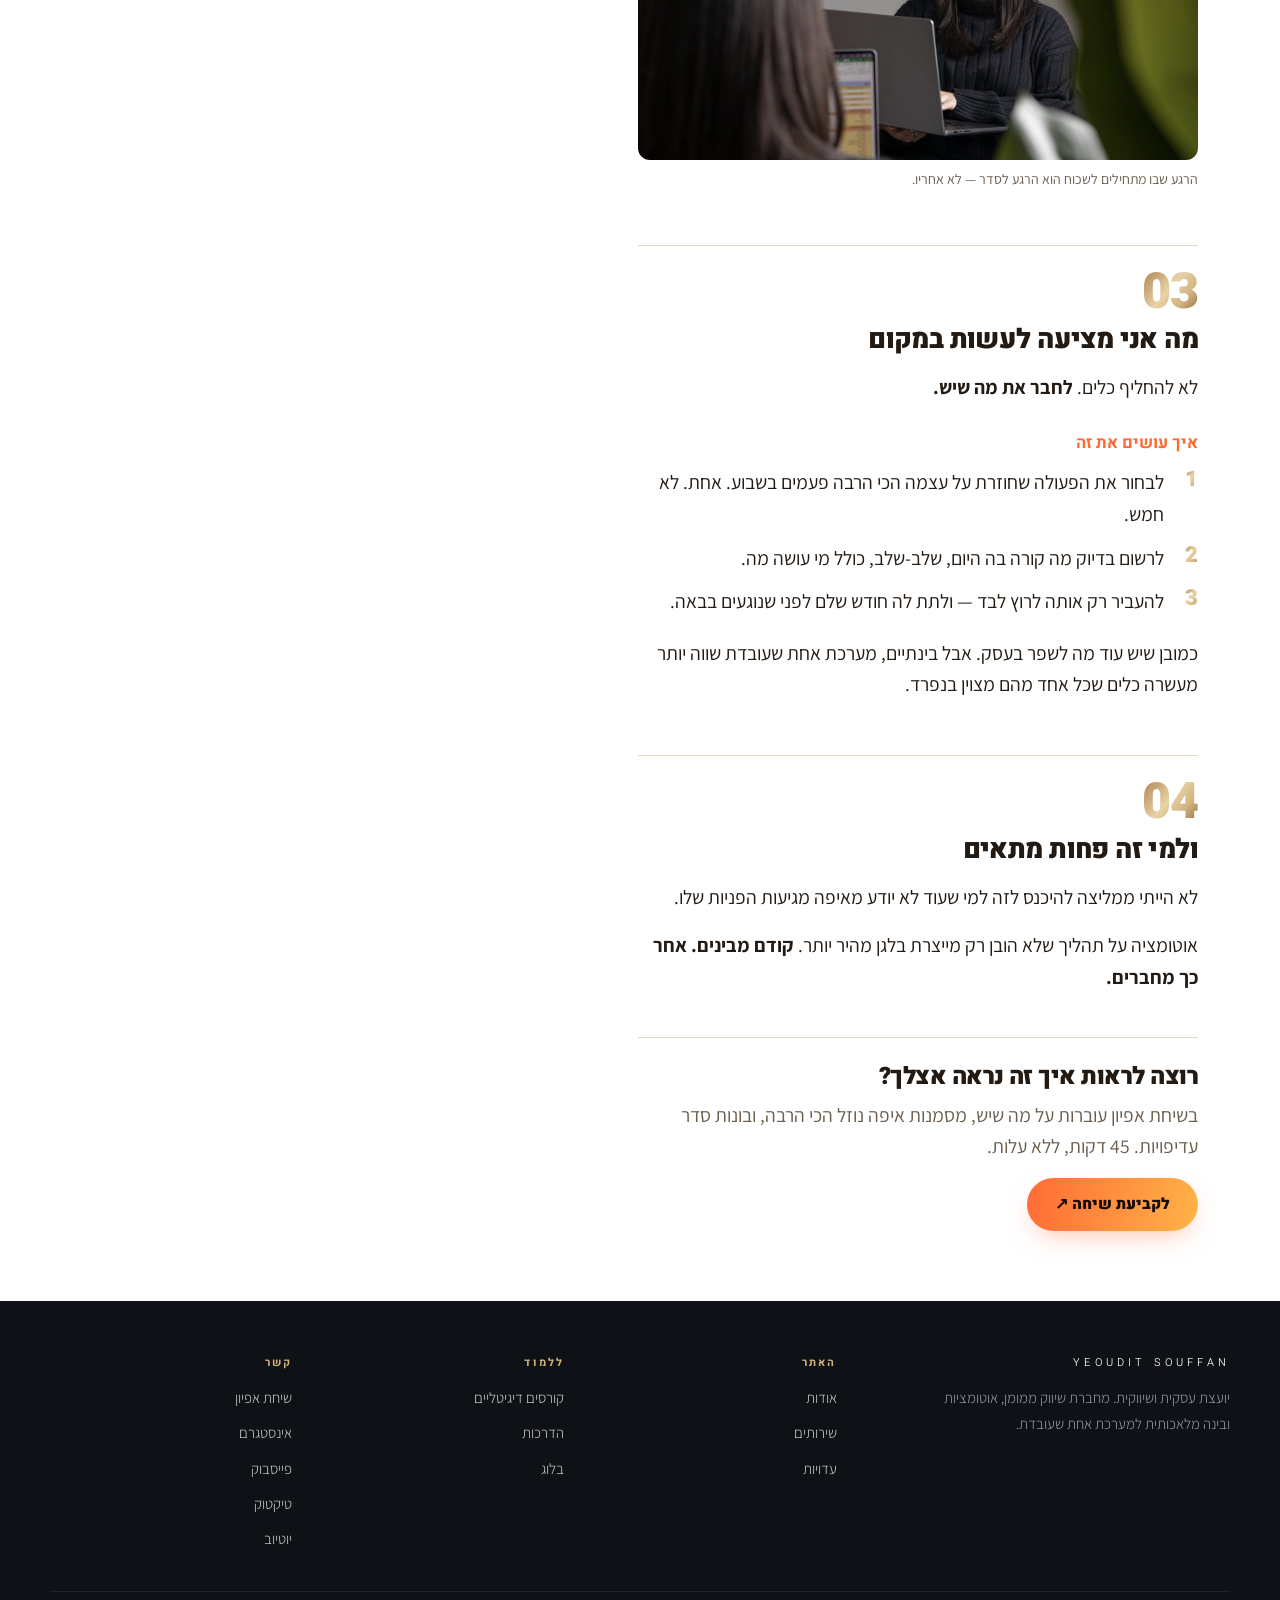
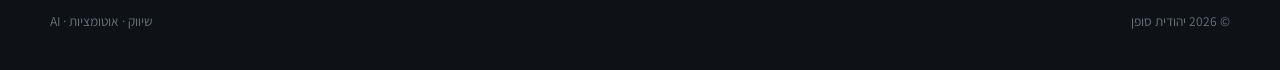
<file: blog/od-kli-o-maarechet/index.html>
<!doctype html>
<html lang="he" dir="rtl">
<head>
<meta charset="utf-8">
<meta name="viewport" content="width=device-width,initial-scale=1">
<title>העסק שלך לא צריך עוד כלי | יהודית סופן</title>
<meta name="description" content="למה עשרה כלים מפוזרים עולים יותר ממערכת אחת שעובדת — ואיך יודעים באיזה שלב זה קרה.">
<link rel="canonical" href="https://yeouditsouffan.co.il/blog/od-kli-o-maarechet/">
<meta property="og:type" content="website">
<meta property="og:site_name" content="יהודית סופן">
<meta property="og:title" content="העסק שלך לא צריך עוד כלי | יהודית סופן">
<meta property="og:description" content="למה עשרה כלים מפוזרים עולים יותר ממערכת אחת שעובדת — ואיך יודעים באיזה שלב זה קרה.">
<meta property="og:url" content="https://yeouditsouffan.co.il/blog/od-kli-o-maarechet/">
<meta property="og:locale" content="he_IL">
<meta property="og:image" content="https://yeouditsouffan.co.il/photos/portrait-cutout.jpg">
<link rel="preconnect" href="https://fonts.googleapis.com">
<link rel="preconnect" href="https://fonts.gstatic.com" crossorigin>
<link href="https://fonts.googleapis.com/css2?family=Heebo:wght@300;400;500;700;900&family=Assistant:wght@200;300;400;600&display=swap" rel="stylesheet">
<link rel="stylesheet" href="/style.css">
<script type="application/ld+json">
{
  "@context": "https://schema.org",
  "@type": "Person",
  "name": "יהודית סופן",
  "alternateName": "Yeoudit Souffan",
  "jobTitle": "יועצת עסקית ושיווקית",
  "description": "יועצת עסקית ושיווקית. מחברת שיווק ממומן, אוטומציות ובינה מלאכותית למערכת אחת שעובדת.",
  "url": "https://yeouditsouffan.co.il/",
  "mainEntityOfPage": "https://yeouditsouffan.co.il/blog/od-kli-o-maarechet/",
  "image": "https://yeouditsouffan.co.il/photos/portrait-cutout.jpg",
  "email": "office@yeouditsouffan.co.il",
  "knowsAbout": [
    "שיווק דיגיטלי",
    "פרסום ממומן",
    "אוטומציות עסקיות",
    "בינה מלאכותית לעסקים"
  ],
  "sameAs": [
    "https://www.instagram.com/yeoudit_souffan/",
    "https://www.facebook.com/yeoudit.souffan",
    "https://www.tiktok.com/@yeoudit_souffan",
    "https://www.youtube.com/channel/UC3Xn_QvzWLrMPtsvrPe7CGA"
  ]
}
</script>
<script type="application/ld+json">
{
  "@context": "https://schema.org",
  "@type": "Article",
  "headline": "העסק שלך לא צריך עוד כלי",
  "description": "למה עשרה כלים מפוזרים עולים יותר ממערכת אחת שעובדת — ואיך יודעים באיזה שלב זה קרה.",
  "datePublished": "2026-10-06",
  "dateModified": "2026-10-06",
  "inLanguage": "he",
  "mainEntityOfPage": "https://yeouditsouffan.co.il/blog/od-kli-o-maarechet/",
  "image": "https://yeouditsouffan.co.il/photos/hero-dark-confident.jpg",
  "articleSection": "אוטומציות",
  "author": {
    "@type": "Person",
    "name": "יהודית סופן",
    "alternateName": "Yeoudit Souffan",
    "jobTitle": "יועצת עסקית ושיווקית",
    "url": "https://yeouditsouffan.co.il/",
    "sameAs": [
      "https://www.instagram.com/yeoudit_souffan/",
      "https://www.facebook.com/yeoudit.souffan",
      "https://www.tiktok.com/@yeoudit_souffan",
      "https://www.youtube.com/channel/UC3Xn_QvzWLrMPtsvrPe7CGA"
    ]
  },
  "publisher": {
    "@type": "Person",
    "name": "יהודית סופן",
    "url": "https://yeouditsouffan.co.il/"
  }
}
</script>
</head>
<body><div id="bar"></div><script>(function(){var b=document.getElementById("bar");function u(){var h=document.documentElement;b.style.width=(h.scrollTop/(h.scrollHeight-h.clientHeight)*100)+"%";}addEventListener("scroll",u,{passive:true});u();})();</script><header><div class="wrap hd">
<a class="brand" href="/">Yeoudit&nbsp;Souffan</a>
<nav><a href="/">בית</a><a href="/about/">אודות</a><a href="/services/">שירותים</a><a href="/courses/">קורסים דיגיטליים</a><a href="/trainings/">הדרכות</a><a href="/blog/" class="on">בלוג</a><a href="/testimonials/">עדויות</a><a href="/contact/">צור קשר</a></nav>
<a class="pill sm" href="/contact/">שיחת אפיון</a>
</div></header><section class="ahero">
<img class="por" src="/photos/hero-dark-confident.jpg" alt="יהודית סופן">
<div class="wrap in">
<div class="crumb"><a href="/">בית</a> · <a href="/blog/">בלוג</a> · אוטומציות</div>
<div class="kicker">אוטומציות</div>
<h1>העסק שלך לא צריך עוד כלי</h1>
<p class="say">למה עשרה כלים מפוזרים עולים יותר ממערכת אחת שעובדת — ואיך יודעים באיזה שלב זה קרה.</p>
<div class="meta"><span><b>4</b> פרקים</span><span><b>5</b> דקות קריאה</span><span>6 באוקטובר 2026</span></div>
</div></section>
<div class="sheet"><div class="wrap"><div class="cols">
<article class="abody">
<p class="intro">אני נכנסת לעסק ושואלת שאלה אחת: כמה פניות היו החודש, ומאיפה? ואז מגיעה השתיקה. לא כי אין פניות — יש המון. הן פשוט מפוזרות בין וואטסאפ, אינסטגרם, מחברת, וראש אחד עמוס.</p>
<h2 id="c1"><span class="n">01</span>זה כמעט אף פעם לא בעיה של חריצות</h2>
<p>האנשים שאני פוגשת עובדים מאוד קשה. הבעיה היא אחרת: כל כלי שנוסף פתר בעיה נקודתית — <strong>ויצר תפר חדש</strong>.</p>
<p>קודם נוסף טופס. אחר כך קבוצת וואטסאפ. אחר כך דף נחיתה. אחר כך CRM שמישהו המליץ עליו. כל אחד מהם עבד. אף אחד מהם לא מדבר עם השני.</p>
<p class="runin"><b>הסימן הראשון:</b> כשצריך לפתוח שלוש אפליקציות כדי לענות על שאלה אחת.</p>
<p class="runin"><b>הסימן השני:</b> כשהמעקב אחרי מי שלא ענה קורה מהזיכרון.</p>
<p class="runin"><b>הסימן השלישי, והקשה:</b> כשהכול עובד — כל עוד נמצאים בפנים.</p>
<p>עסק שתלוי בזיכרון של בעליו לא יכול לגדול בלי לשלם על זה בשעות שינה.</p><h2 id="c2"><span class="n">02</span>מהניסיון שלי,</h2>
<p>הנקודה שבה זה נשבר היא כמעט תמיד אותה נקודה: כשכמות הפניות עוברת את מה שאפשר להחזיק בראש.</p>
<p>לא מספר קסם. פשוט הרגע שבו מתחילים לשכוח.</p>
<p>ומי שמחכה לרגע הזה כדי לסדר — מסדר כבר מתוך לחץ, וזה תמיד יוצא יקר יותר.</p><figure class="shot"><img src="/photos/lifestyle-laptop.jpg" alt=""><figcaption>הרגע שבו מתחילים לשכוח הוא הרגע לסדר — לא אחריו.</figcaption></figure><h2 id="c3"><span class="n">03</span>מה אני מציעה לעשות במקום</h2>
<p>לא להחליף כלים. <strong>לחבר את מה שיש.</strong></p>
<p class="lbl">איך עושים את זה</p>
<ol class="steps">
<li>לבחור את הפעולה שחוזרת על עצמה הכי הרבה פעמים בשבוע. אחת. לא חמש.</li>
<li>לרשום בדיוק מה קורה בה היום, שלב-שלב, כולל מי עושה מה.</li>
<li>להעביר רק אותה לרוץ לבד — ולתת לה חודש שלם לפני שנוגעים בבאה.</li>
</ol>
<p>כמובן שיש עוד מה לשפר בעסק. אבל בינתיים, מערכת אחת שעובדת שווה יותר מעשרה כלים שכל אחד מהם מצוין בנפרד.</p><h2 id="c4"><span class="n">04</span>ולמי זה פחות מתאים</h2>
<p>לא הייתי ממליצה להיכנס לזה למי שעוד לא יודע מאיפה מגיעות הפניות שלו.</p>
<p>אוטומציה על תהליך שלא הובן רק מייצרת בלגן מהיר יותר. <strong>קודם מבינים. אחר כך מחברים.</strong></p>
<div class="aend"><h3>רוצה לראות איך זה נראה אצלך?</h3>
<p>בשיחת אפיון עוברות על מה שיש, מסמנות איפה נוזל הכי הרבה, ובונות סדר עדיפויות. 45 דקות, ללא עלות.</p>
<a class="pill" href="/contact/">לקביעת שיחה ↗</a></div>
</article>
<aside class="rail"><div class="rt">בעמוד הזה</div><a href="#c1">זה כמעט אף פעם לא בעיה של חריצות</a><a href="#c2">מהניסיון שלי,</a><a href="#c3">מה אני מציעה לעשות במקום</a><a href="#c4">ולמי זה פחות מתאים</a></aside>
</div></div></div><footer class="site"><div class="wrap fin">
<div class="fg">
<div><div class="brand">Yeoudit&nbsp;Souffan</div>
<p class="fp">יועצת עסקית ושיווקית. מחברת שיווק ממומן, אוטומציות ובינה מלאכותית למערכת אחת שעובדת.</p></div>
<div><h4>האתר</h4><a href="/about/">אודות</a><a href="/services/">שירותים</a><a href="/testimonials/">עדויות</a></div>
<div><h4>ללמוד</h4><a href="/courses/">קורסים דיגיטליים</a><a href="/trainings/">הדרכות</a><a href="/blog/">בלוג</a></div>
<div><h4>קשר</h4><a href="/contact/">שיחת אפיון</a>
<a href="https://www.instagram.com/yeoudit_souffan/" rel="me">אינסטגרם</a><a href="https://www.facebook.com/yeoudit.souffan" rel="me">פייסבוק</a>
<a href="https://www.tiktok.com/@yeoudit_souffan" rel="me">טיקטוק</a><a href="https://www.youtube.com/channel/UC3Xn_QvzWLrMPtsvrPe7CGA" rel="me">יוטיוב</a></div>
</div>
<div class="fbot"><span>© 2026 יהודית סופן</span><span>שיווק · אוטומציות · AI</span></div>
</div></footer></body></html>
</file>
<file: style.css>
:root{--dk:#0E1116;--dk2:#151A22;--dkline:rgba(209,179,128,.18);--dkline2:rgba(255,255,255,.08);
--dkink:#F2EEE6;--dkdim:#98A0A8;--cr:#F7F1E7;--cr2:#EFE4D2;--wh:#fff;--crink:#231B13;--crdim:#6B5E4E;--crline:#E4D8C4;
--gold:#D1B380;--gold2:#E8D2A6;--or:#FF6B35;--or2:#FFB347;
--gdk:linear-gradient(130deg,#fff 18%,#FFB347 100%);
--gcr:linear-gradient(130deg,#B38C59 6%,#E8D2A6 46%,#D1B380 72%,#8C6B3A 100%);
--sp:clamp(60px,7.6vw,100px)}
*{box-sizing:border-box;margin:0;padding:0}
body{background:var(--cr);color:var(--crink);font-family:Assistant,system-ui,sans-serif;font-size:17px;line-height:1.75;-webkit-font-smoothing:antialiased;overflow-x:hidden}
h1,h2,h3{font-family:Heebo,sans-serif;font-weight:900;line-height:1.1;letter-spacing:-.022em;text-wrap:balance}
a{color:inherit}img{max-width:100%;display:block}
.wrap{max-width:1180px;margin:0 auto;padding:0 32px;position:relative;z-index:3}
.lbl{font-family:Heebo;font-weight:500;font-size:11px;letter-spacing:.26em;text-transform:uppercase;color:var(--gold)}
.lbl.cr{color:#A6863F}
.pill{display:inline-flex;align-items:center;gap:8px;background:linear-gradient(100deg,var(--or),var(--or2));color:#160C03;
font-family:Heebo;font-weight:900;font-size:15.5px;padding:14px 28px;border-radius:999px;text-decoration:none;
box-shadow:0 10px 28px -10px rgba(255,107,53,.5);transition:transform .25s,box-shadow .25s}
.pill:hover{transform:translateY(-3px);box-shadow:0 18px 42px -12px rgba(255,107,53,.68)}
.pill.sm{padding:10px 20px;font-size:14px}
:focus-visible{outline:2px solid var(--or2);outline-offset:3px}
.dark{background:var(--dk);color:var(--dkink);position:relative;overflow:hidden}
.gridfx{position:absolute;inset:-40px;z-index:0;pointer-events:none;
background-image:linear-gradient(rgba(209,179,128,.07) 1px,transparent 1px),linear-gradient(90deg,rgba(209,179,128,.07) 1px,transparent 1px);
background-size:66px 66px;-webkit-mask-image:radial-gradient(ellipse 80% 70% at 50% 30%,#000 18%,transparent 76%);
mask-image:radial-gradient(ellipse 80% 70% at 50% 30%,#000 18%,transparent 76%)}
.orb{position:absolute;width:560px;height:560px;border-radius:50%;filter:blur(90px);top:-200px;inset-inline-end:-120px;z-index:0;
background:radial-gradient(circle,rgba(209,179,128,.28),transparent 68%);pointer-events:none}
header{position:sticky;top:0;z-index:200;background:rgba(14,17,22,.9);backdrop-filter:blur(16px);border-bottom:1px solid var(--dkline2)}
.hd{display:flex;align-items:center;justify-content:space-between;gap:18px;height:72px}
.brand{font-family:Heebo;font-weight:300;letter-spacing:.38em;font-size:11px;text-transform:uppercase;color:#fff;text-decoration:none;white-space:nowrap}
nav{display:flex;gap:20px;flex-wrap:wrap}
nav a{color:var(--dkdim);text-decoration:none;font-size:14px;font-weight:600;white-space:nowrap}
nav a:hover,nav a.on{color:var(--dkink)}
.phead{padding:62px 0 70px;text-align:center}
.phead h1{font-size:clamp(30px,4.6vw,56px);margin:16px auto 14px;max-width:20ch;color:#fff}
.phead .lead{font-size:18px;color:var(--dkdim);font-weight:300;max-width:58ch;margin:0 auto 24px}
.phead .acts{display:flex;justify-content:center}
.sec{padding:var(--sp) 0}
.sec.alt{background:var(--cr2)}
.shead{text-align:center;margin-bottom:40px}
.shead h2{font-size:clamp(24px,3.2vw,38px);margin-top:12px}
.shead p{color:var(--crdim);font-weight:300;max-width:54ch;margin:12px auto 0}
.g2{display:grid;grid-template-columns:repeat(2,1fr);gap:18px}
.g3{display:grid;grid-template-columns:repeat(3,1fr);gap:18px}
.g4{display:grid;grid-template-columns:repeat(4,1fr);gap:16px}
.c{background:var(--wh);border:1px solid var(--crline);border-radius:20px;padding:26px 24px 28px;
transition:transform .3s,box-shadow .3s,border-color .3s}
.c:hover{transform:translateY(-5px);border-color:#D8C3A0;box-shadow:0 26px 54px -30px rgba(90,66,32,.45)}
.c .num{font-family:Heebo;font-weight:900;font-size:34px;line-height:1;background:var(--gcr);
-webkit-background-clip:text;background-clip:text;color:transparent;display:block;margin-bottom:10px}
.c h3{font-size:19.5px;margin-bottom:8px}
.c p{font-size:15px;color:var(--crdim);font-weight:300;line-height:1.66}
.prose{max-width:68ch;margin:0 auto;font-size:17.5px}
.prose p{margin-bottom:17px}
.prose h2{font-size:26px;margin:34px 0 12px}
.prose ul{margin:0 0 18px;padding-inline-start:20px}
.prose li{margin-bottom:8px}
.hl{background:linear-gradient(transparent 62%,rgba(209,179,128,.45) 62%);padding:0 2px}
.art{max-width:70ch;margin:0 auto;font-size:17.5px}
.art p{margin-bottom:17px}
.art p.first{font-size:20px;color:var(--crink)}
.art h2{font-size:26px;margin:36px 0 13px;padding-top:8px;border-top:2px solid var(--crline)}
.art .checks{list-style:none;padding:0;margin:0 0 20px;display:grid;gap:8px}
.art .checks li{position:relative;padding:12px 42px 12px 14px;background:var(--wh);border:1px solid var(--crline);border-radius:12px;font-size:16px;line-height:1.6}
.art .checks li:before{content:"¹5";position:absolute;right:15px;top:12px;color:#B9954C;font-weight:800}
.art .steps{counter-reset:s;list-style:none;padding:0;margin:0 0 20px;display:grid;gap:10px}
.art .steps li{counter-increment:s;position:relative;background:var(--wh);border:1px solid var(--crline);border-radius:13px;padding:16px 58px 16px 16px;font-size:16px;line-height:1.7}
.art .steps li:before{content:counter(s);position:absolute;right:15px;top:15px;width:30px;height:30px;border-radius:50%;
 background:linear-gradient(135deg,#D8BC7E,#B9954C);color:#1B1714;font-weight:800;display:flex;align-items:center;justify-content:center;font-size:14px}
.ameta{display:flex;gap:10px;align-items:center;justify-content:center;color:var(--dkdim);font-size:13.5px;font-weight:300;margin-top:14px}
.ameta i{width:3px;height:3px;border-radius:50%;background:var(--gold)}
.aimg{max-width:960px;margin:0 auto 10px;border-radius:20px;overflow:hidden}
.aimg img{width:100%;height:340px;object-fit:cover}
.backlink{display:block;text-align:center;margin-top:40px;color:#A6863F;font-weight:600;text-decoration:none}
.q{background:var(--wh);border:1px solid var(--crline);border-radius:20px;padding:26px 24px}
.q .stars{color:#D1B380;letter-spacing:.14em;font-size:14px;margin-bottom:10px}
.q p{font-size:15.5px;line-height:1.72;font-weight:300}
.q .who{padding-top:14px;margin-top:14px;border-top:1px solid var(--crline);font-size:14px;color:var(--crdim);font-weight:600}
.cta{text-align:center;padding:var(--sp) 0}
.cta h2{font-size:clamp(26px,3.6vw,42px);max-width:20ch;margin:14px auto 14px;color:#fff}
.cta p{color:var(--dkdim);font-weight:300;max-width:52ch;margin:0 auto 24px}
footer.site{background:var(--dk);color:var(--dkink)}
.fin{padding:52px 0 36px}
.fg{display:grid;grid-template-columns:1.5fr 1fr 1fr 1fr;gap:30px;padding-bottom:30px;border-bottom:1px solid var(--dkline2)}
.fg h4{font-family:Heebo;font-weight:700;font-size:11px;letter-spacing:.2em;color:var(--gold);margin-bottom:13px;text-transform:uppercase}
.fg a{display:block;color:var(--dkink);text-decoration:none;font-size:15px;margin-bottom:9px;font-weight:300;opacity:.85}
.fg a:hover{opacity:1}
.fp{color:var(--dkdim);font-size:15px;font-weight:300;margin-top:13px;max-width:290px}
.fbot{display:flex;justify-content:space-between;padding-top:18px;color:#6B7276;font-size:13.5px;flex-wrap:wrap;gap:8px}

/* ===== מאמר — לפי article.py של מנוע הצמיחה =====
   טור קריאה צר, טקסט 19.5px, משמעות ב-run-ins ובתמונות. כמעט שום מסגרת. */
#bar{position:fixed;top:0;inset-inline-end:0;height:3px;width:0;background:var(--or);z-index:300;transition:width .08s linear}
.ahero{padding:46px 0 96px;color:var(--cr);position:relative;overflow:hidden;background:
 radial-gradient(680px 380px at 80% 0%,rgba(255,179,71,.15),transparent 62%),var(--dk)}
.ahero .in{position:relative;z-index:2;padding-inline-start:clamp(0px,32vw,400px)}
.ahero .por{position:absolute;bottom:0;inset-inline-start:0;top:0;width:clamp(240px,34vw,440px);height:100%;
 object-fit:cover;object-position:52% 16%;
 -webkit-mask-image:linear-gradient(to var(--maskdir,left),#000 60%,transparent 99%);
 mask-image:linear-gradient(to var(--maskdir,left),#000 60%,transparent 99%)}
.crumb{font-size:14px;color:#8C8375;margin-bottom:18px}
.crumb a{text-decoration:none}
.kicker{font-family:Heebo;font-size:12px;letter-spacing:.22em;color:var(--or2);margin-bottom:14px;text-transform:uppercase}
.ahero h1{font-size:clamp(28px,4.4vw,43px);line-height:1.17;font-weight:900;letter-spacing:-.02em;margin:0 0 15px;max-width:18ch;color:#fff}
.ahero .say{font-size:19px;color:#CAC1B4;max-width:52ch;margin:0;font-weight:300}
.ahero .meta{margin-top:26px;font-size:14px;color:#8C8375;display:flex;gap:16px;align-items:baseline;flex-wrap:wrap}
.ahero .meta b{font-family:Heebo;font-size:26px;font-weight:900;line-height:1;margin-inline-end:4px;display:inline-block;
 background:var(--gdk);-webkit-background-clip:text;background-clip:text;color:transparent;width:max-content}
.sheet{background:var(--wh);border-radius:22px 22px 0 0;margin-top:-64px;position:relative;z-index:4;padding:50px 0 70px}
.cols{display:grid;grid-template-columns:minmax(0,560px) 1fr;gap:52px;align-items:start}
.abody{min-width:0;font-size:19.5px;line-height:1.62;color:var(--crink)}
.abody .intro{font-size:21px;line-height:1.56;font-weight:600;margin:0 0 34px}
.abody h2{font-size:27px;line-height:1.28;font-weight:900;margin:54px 0 15px;padding-top:24px;
 border-top:1px solid var(--crline);scroll-margin-top:20px}
.abody h2:first-of-type{margin-top:0;padding-top:0;border-top:0}
.abody h2 .n{display:block;font-family:Heebo;font-size:50px;font-weight:900;line-height:.9;letter-spacing:-.02em;margin-bottom:8px;
 background:var(--gcr);-webkit-background-clip:text;background-clip:text;color:transparent;width:max-content}
.abody p{margin:0 0 16px}
.abody strong{font-weight:700}
.runin b{font-weight:700}
.abody .lbl{display:block;font-family:Heebo;font-size:16.5px;font-weight:700;color:var(--or);margin:26px 0 11px;letter-spacing:0;text-transform:none}
ol.steps{list-style:none;margin:0 0 20px;padding:0;counter-reset:s}
ol.steps li{counter-increment:s;margin:0 0 12px;padding-inline-start:34px;position:relative}
ol.steps li:before{content:counter(s);position:absolute;inset-inline-start:0;top:-2px;font-family:Heebo;font-weight:900;font-size:22px;line-height:1.3;
 background:var(--gcr);-webkit-background-clip:text;background-clip:text;color:transparent}
.shot{margin:26px 0 30px}
.shot img{border-radius:12px;width:100%;height:280px;object-fit:cover}
.shot figcaption{font-size:14px;color:var(--crdim);margin-top:8px}
/* תוכן עניינים דביק */
.rail{position:sticky;top:96px;font-size:15px}
.rail .rt{font-family:Heebo;font-weight:700;font-size:11px;letter-spacing:.2em;color:#A6863F;margin-bottom:12px;text-transform:uppercase}
.rail a{display:block;color:var(--crdim);text-decoration:none;padding:7px 0 7px 12px;border-inline-start:2px solid var(--crline);line-height:1.45}
.rail a:hover{color:var(--crink);border-color:var(--gold)}
.aend{margin:44px 0 0;padding:26px 0 0;border-top:1px solid var(--crline)}
.aend h3{font-size:24px;font-weight:900;margin:0 0 9px}
.aend p{color:var(--crdim);margin:0 0 15px}
@media(max-width:980px){
 .cols{grid-template-columns:1fr}.rail{position:static;display:none}
 .ahero .in{padding-inline-start:0}.ahero .por{opacity:.22;width:100%;
  -webkit-mask-image:linear-gradient(to top,#000 20%,transparent 85%);mask-image:linear-gradient(to top,#000 20%,transparent 85%)}
}
/* ===== עמוד הבלוג ===== */
.feed{display:grid;gap:20px}
.fitem{display:grid;grid-template-columns:260px 1fr;gap:24px;background:var(--wh);border:1px solid var(--crline);
 border-radius:20px;overflow:hidden;text-decoration:none;color:inherit;transition:transform .3s,box-shadow .3s,border-color .3s}
.fitem:hover{transform:translateY(-4px);border-color:#D8C3A0;box-shadow:0 26px 54px -30px rgba(90,66,32,.45)}
.fitem img{width:100%;height:100%;min-height:190px;object-fit:cover}
.fitem .fb{padding:24px 24px 24px 0}
.fitem h3{font-size:23px;margin:8px 0 8px}
.fitem p{font-size:15.5px;color:var(--crdim);font-weight:300}
.fitem .fm{margin-top:14px;font-size:13px;color:#9C8E7B;display:flex;gap:9px;align-items:center}
.fitem .fm i{width:3px;height:3px;border-radius:50%;background:#C9B99F}
@media(max-width:760px){.fitem{grid-template-columns:1fr}.fitem .fb{padding:0 22px 24px}}
@media(max-width:900px){.wrap{padding:0 20px}nav{display:none}
.g2,.g3,.g4{grid-template-columns:1fr}.fg{grid-template-columns:1fr 1fr}}
</file>
